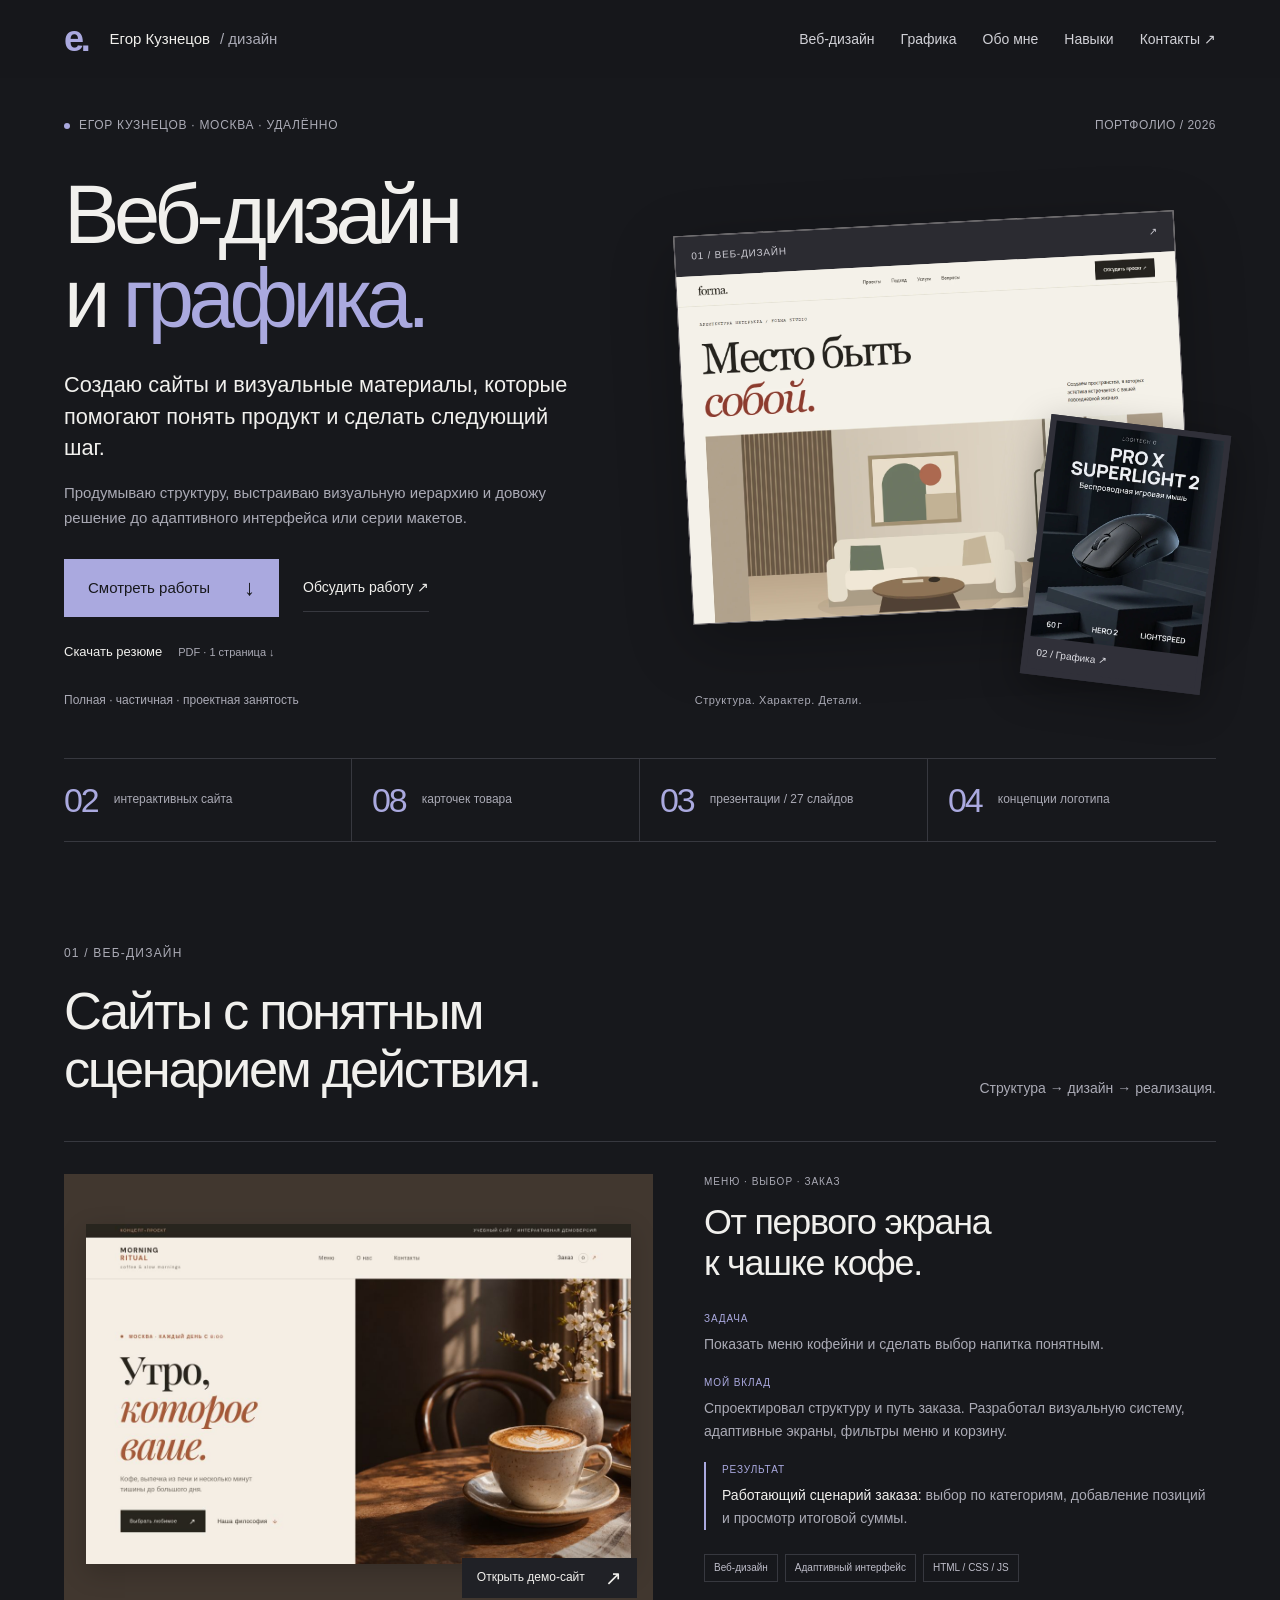
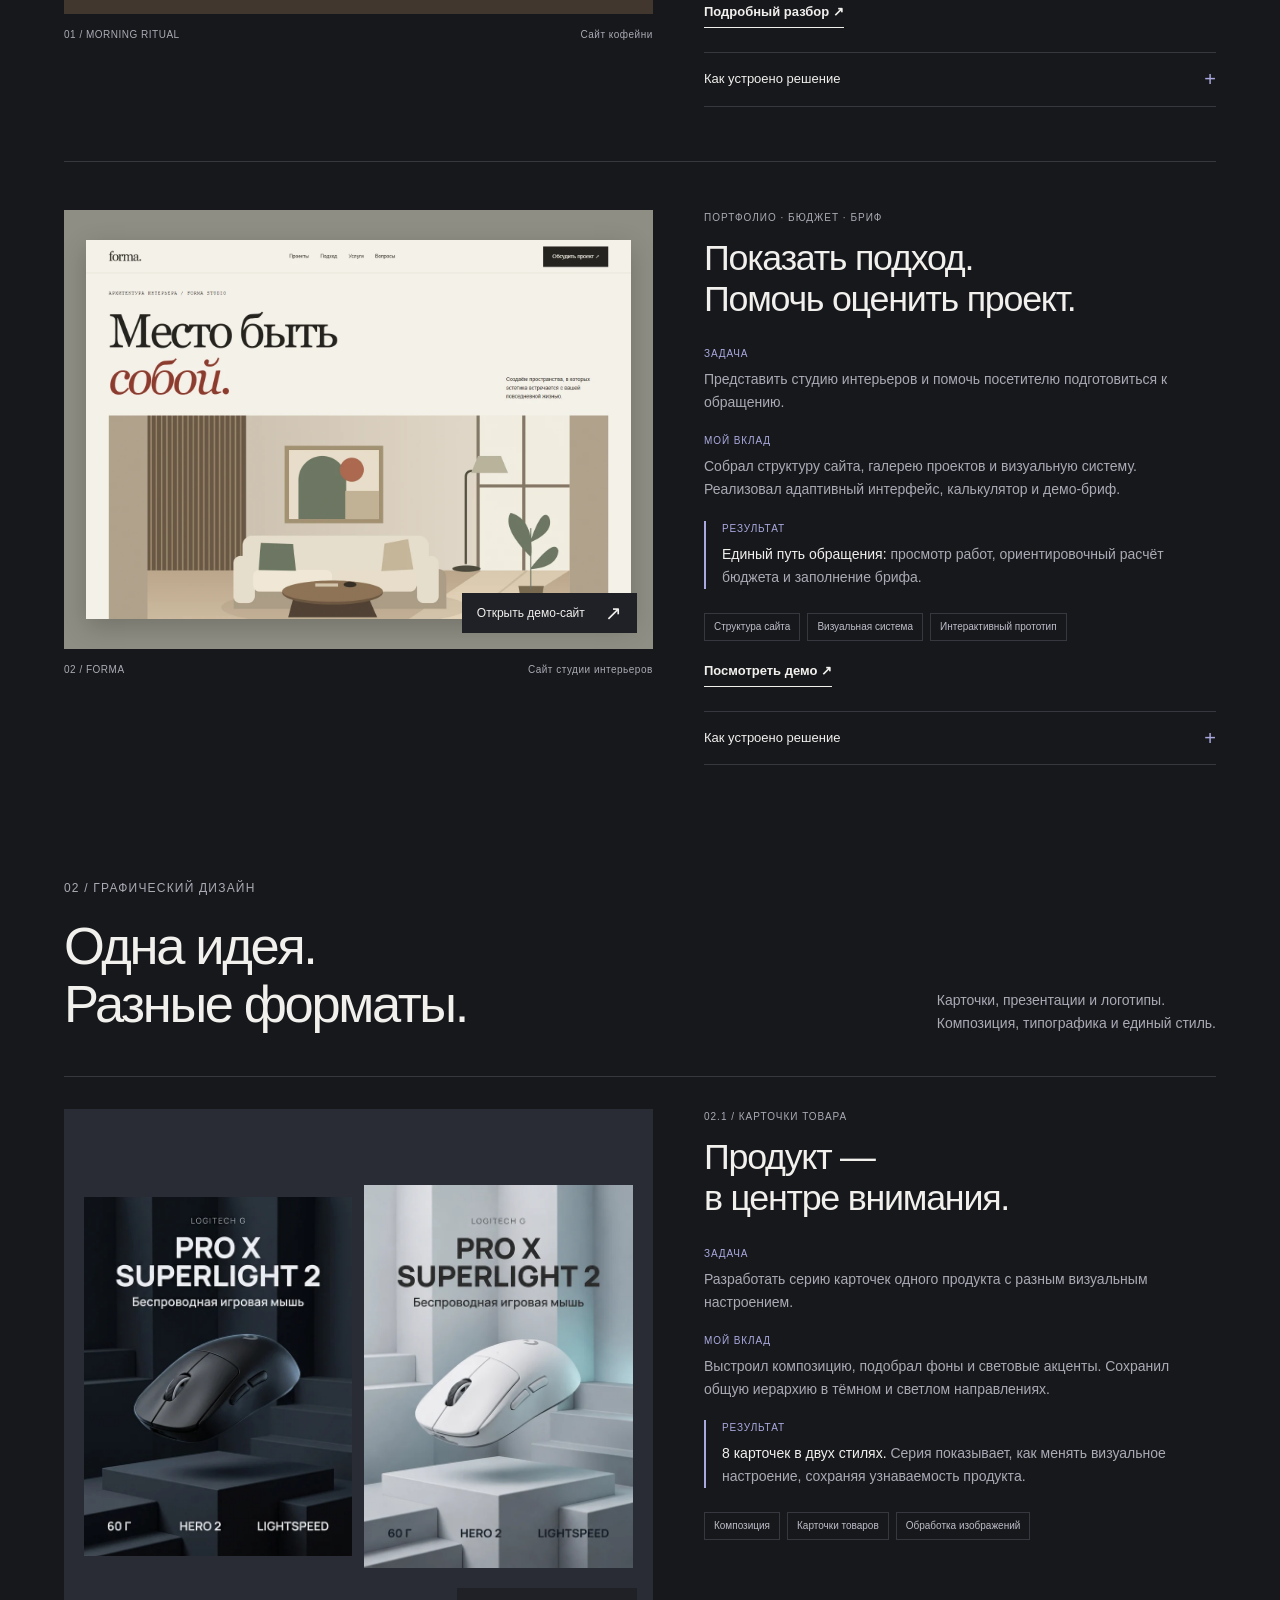
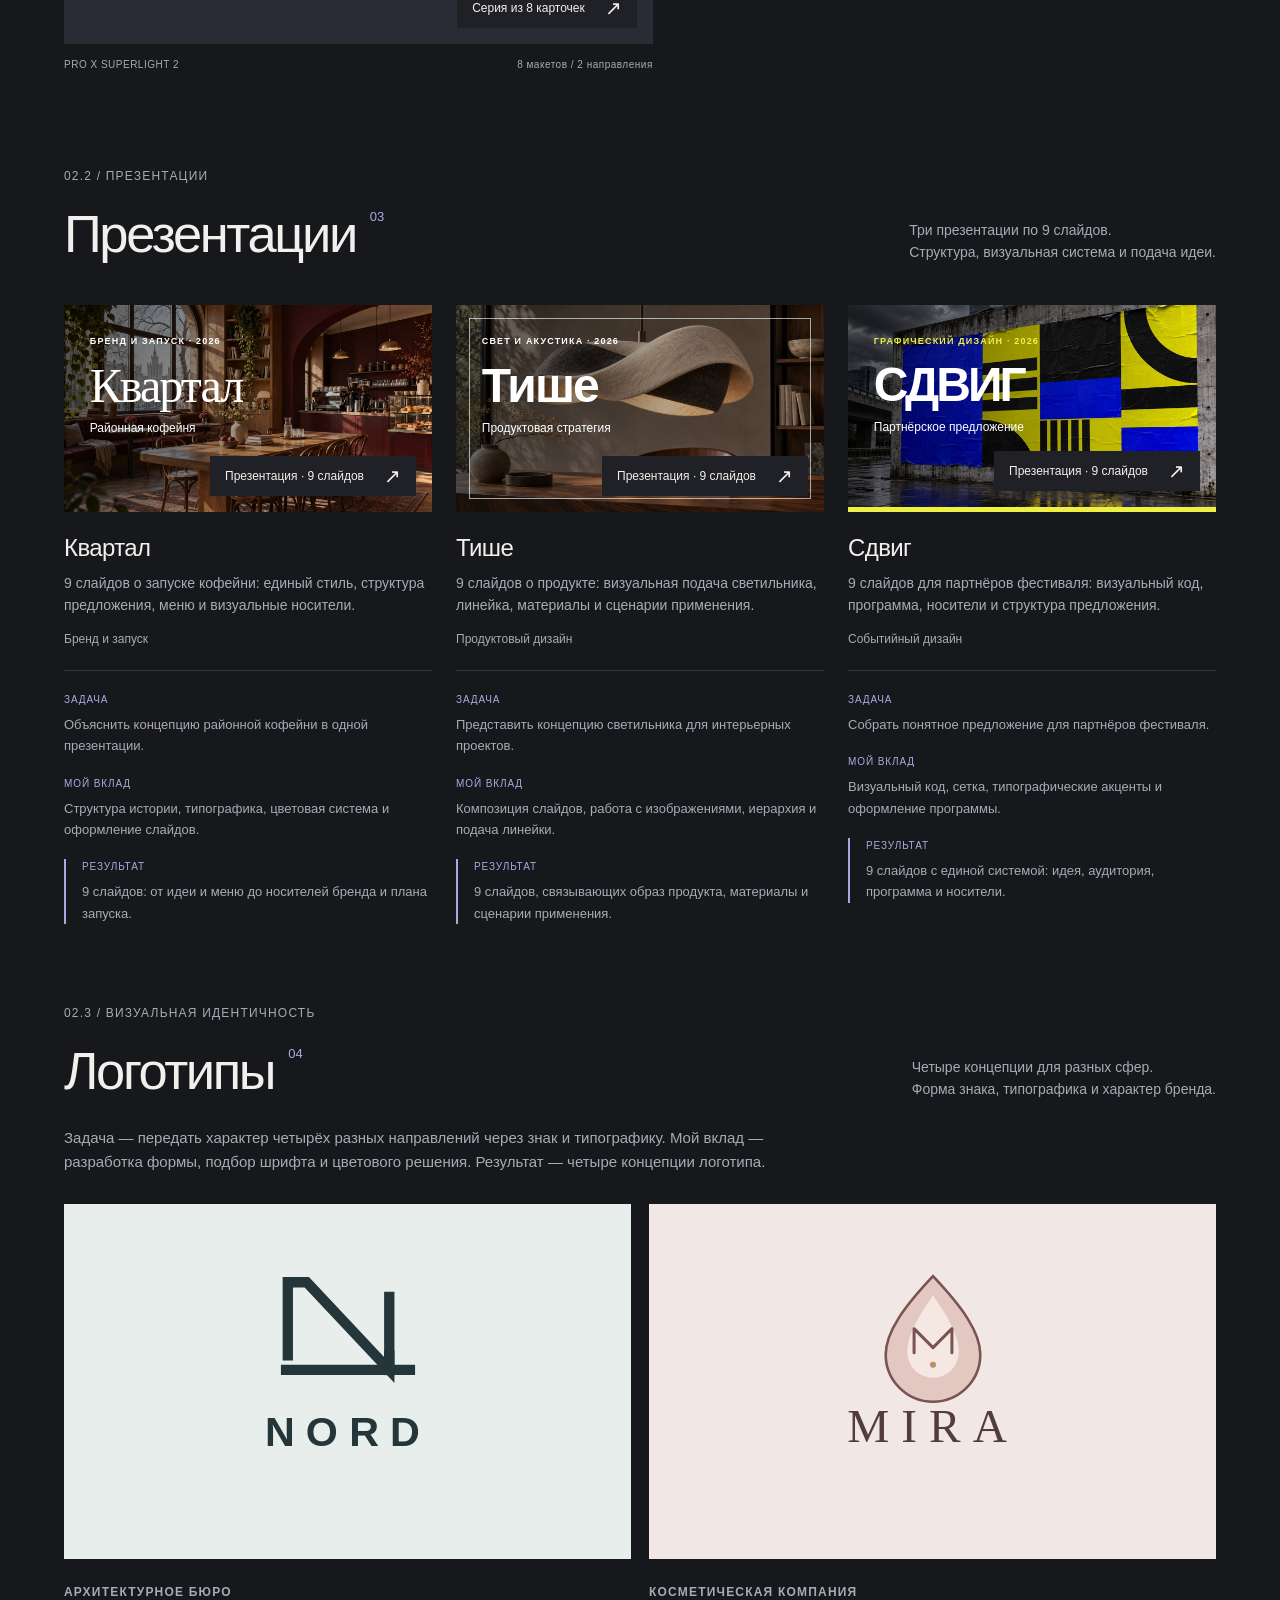
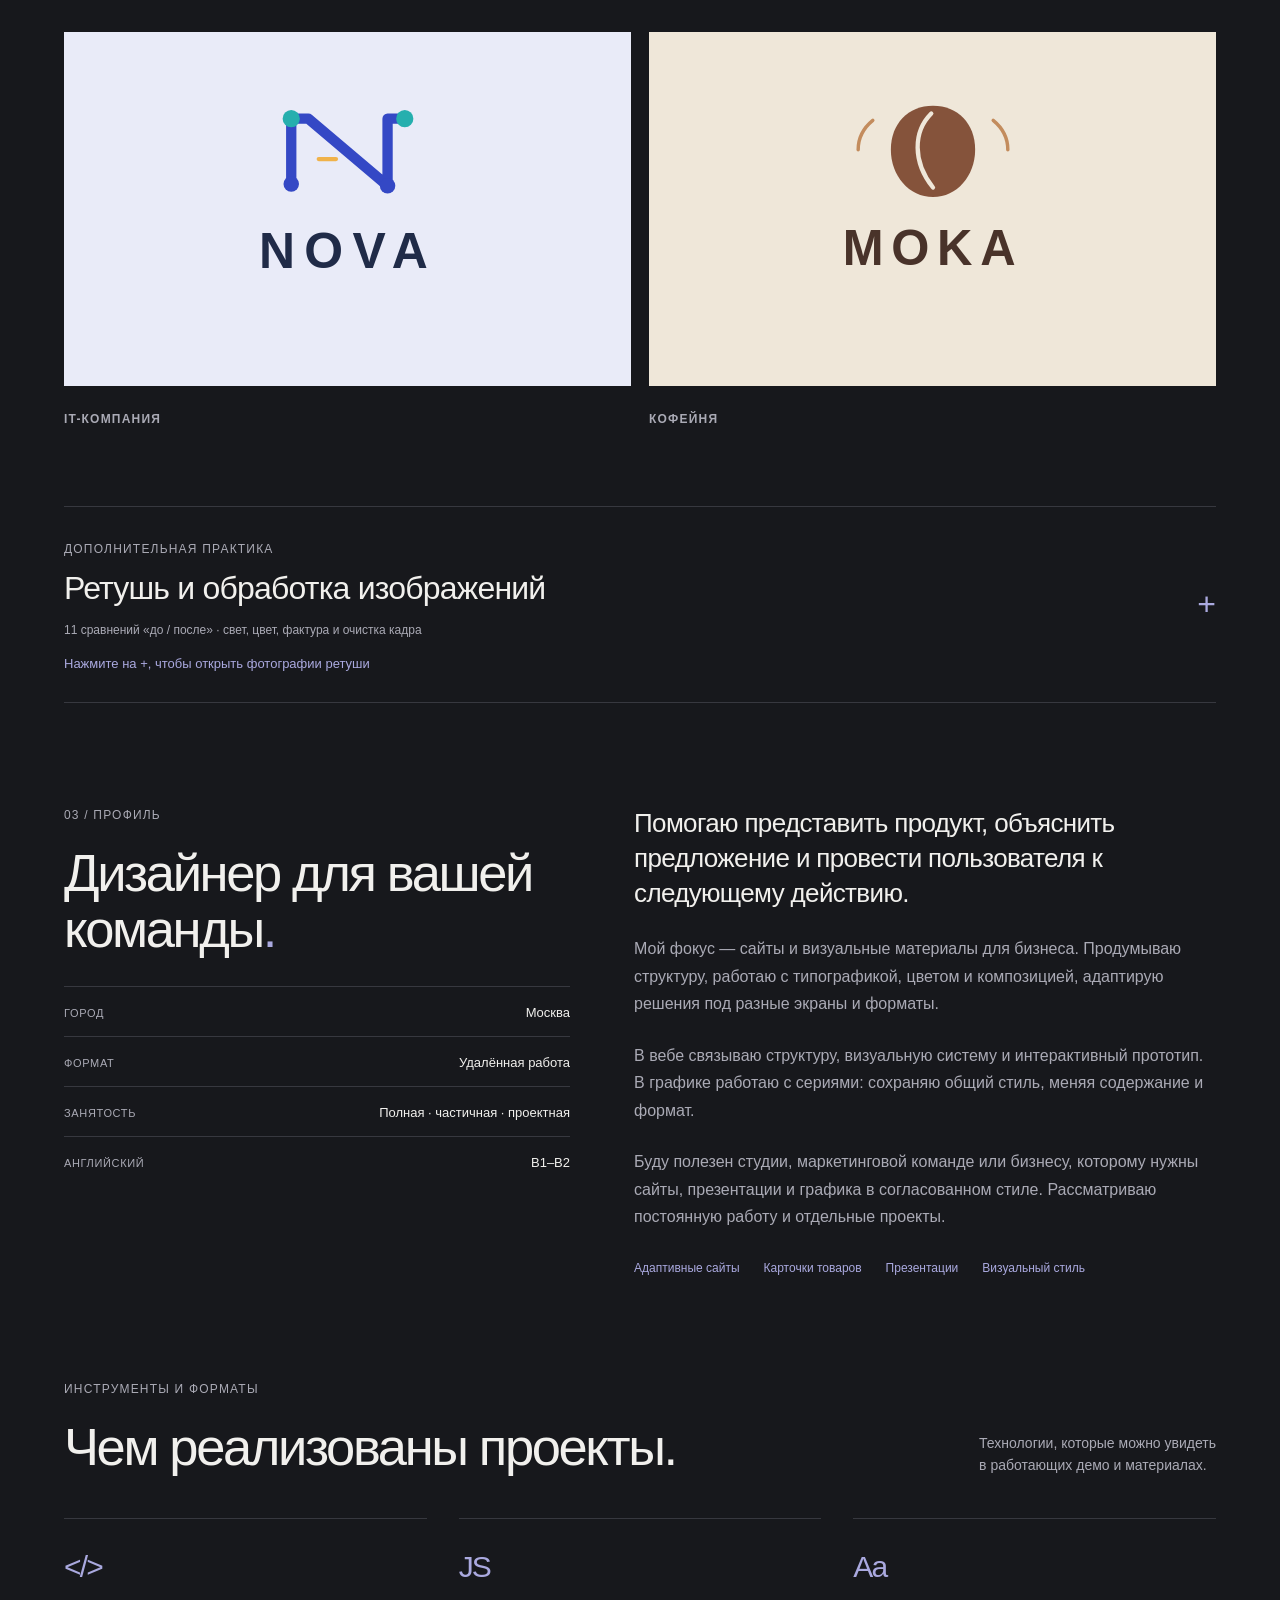
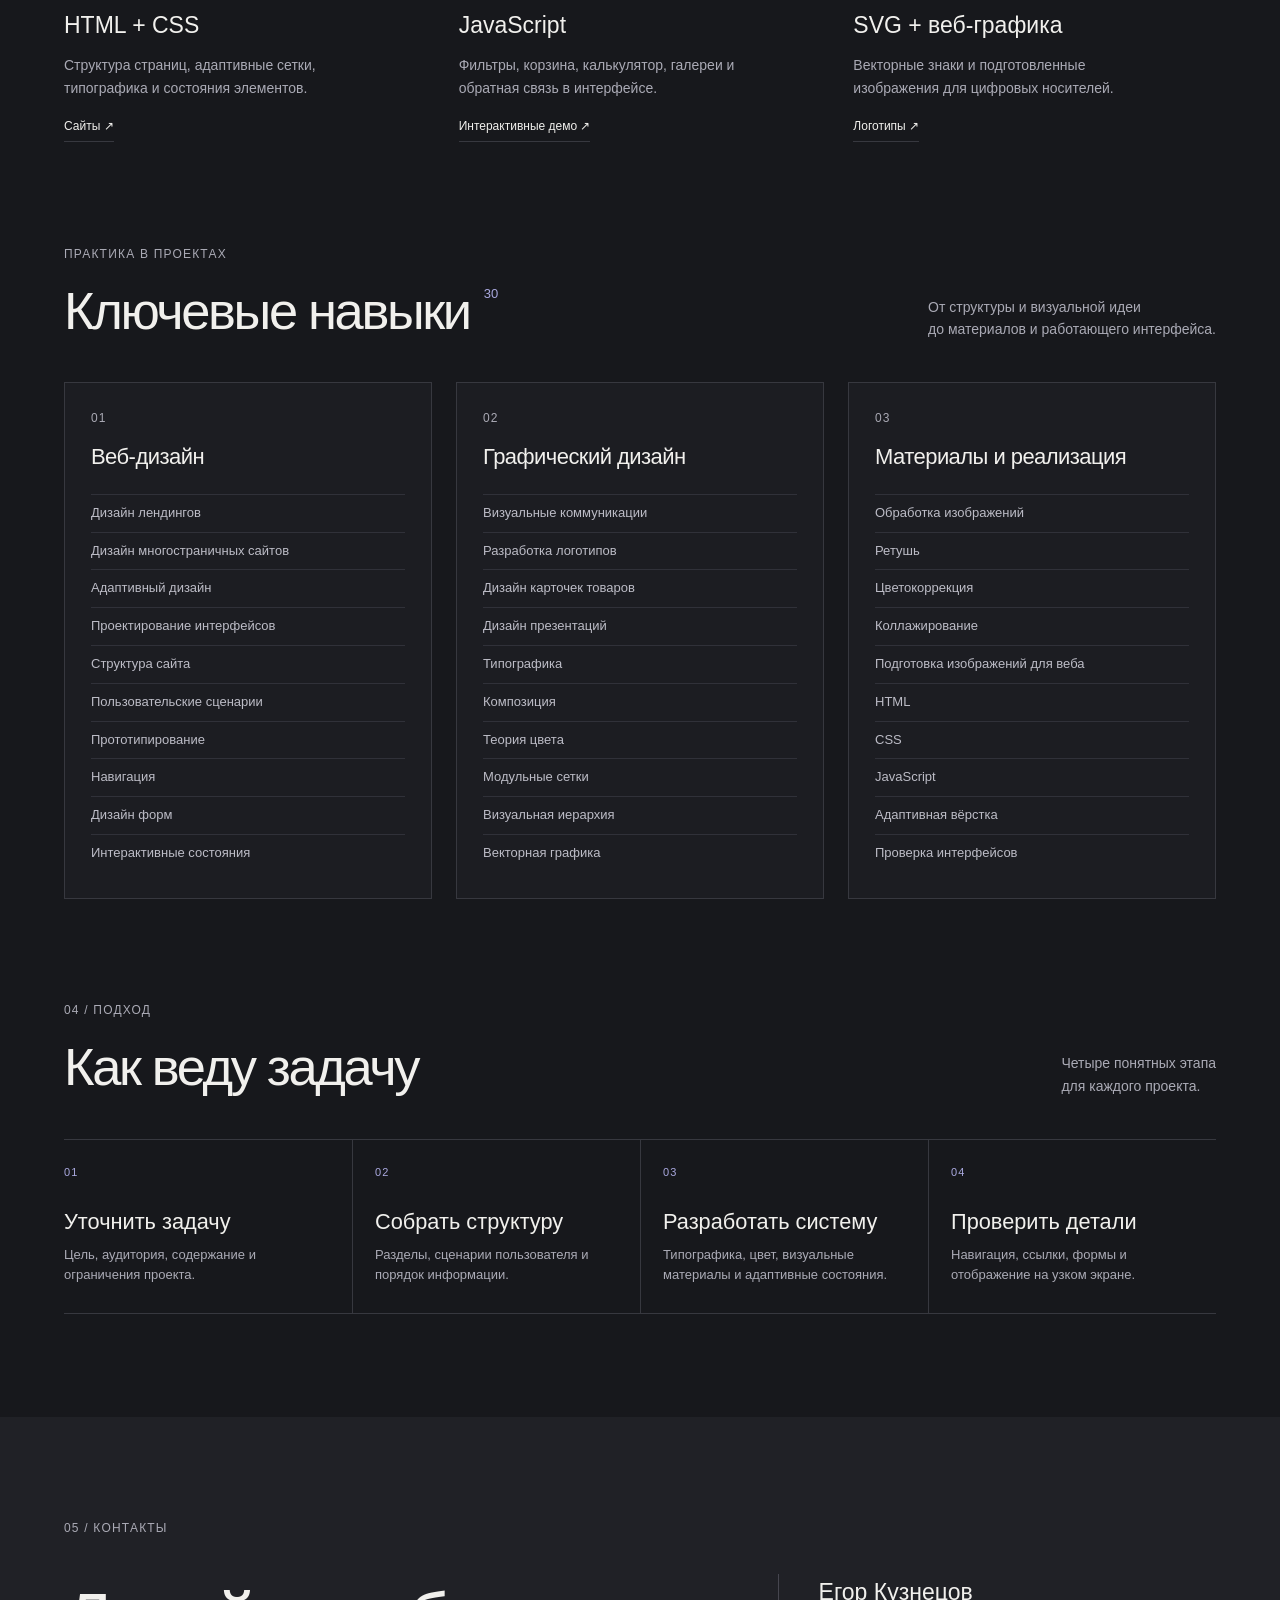
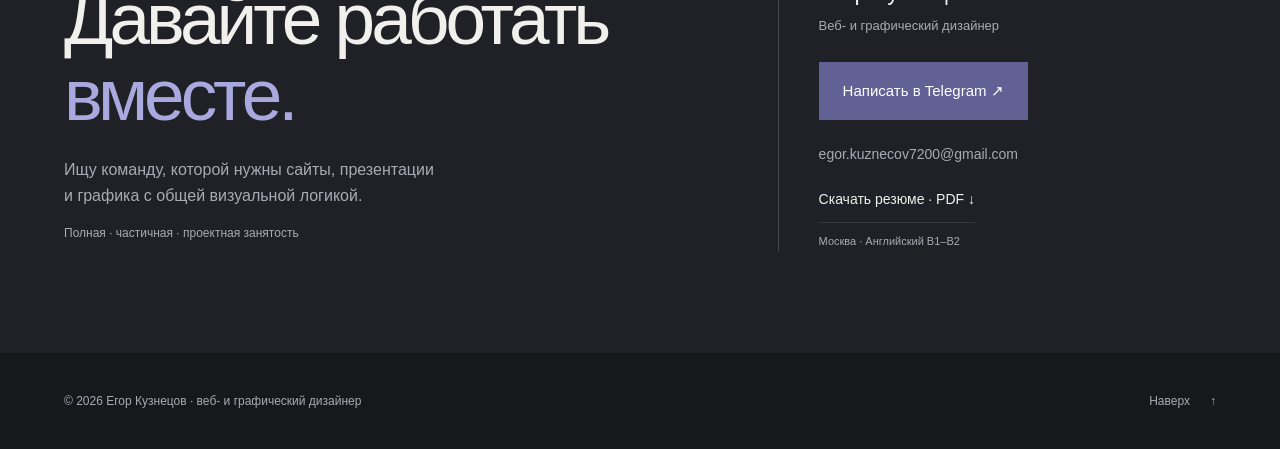
<file: index.html>
<!doctype html>
<html lang="ru">
<head>
  <meta charset="utf-8">
  <meta name="viewport" content="width=device-width, initial-scale=1">
  <meta name="theme-color" content="#17181c">
  <meta name="description" content="Егор Кузнецов — Веб- и графический дизайнер. Портфолио: интерактивные проекты сайтов, адаптивные интерфейсы, разборы решений и контакты для предложений о работе.">
  <title>Егор Кузнецов — Веб- и графический дизайнер · Портфолио</title>
  <link rel="stylesheet" href="css/styles.css?v=20261109">
  <script src="js/main.js?v=20261109c" defer></script>
  <link rel="stylesheet" href="css/portfolio.css?v=20261109c">
  <link rel="canonical" href="https://egor-kuznecov-design.github.io/egor-portfolio/">
</head>
<body class="portfolio-v2">
  <a class="skip-link" href="#main">Перейти к содержимому</a>
  <header class="header"><div class="container header-inner">
    <a class="brand" href="#top" aria-label="Егор Кузнецов — на первый экран"><span class="brand-mark" aria-hidden="true">е.</span> Егор Кузнецов <span class="brand-role">/ дизайн</span></a>
    <button class="menu-toggle" type="button" aria-expanded="false" aria-controls="navigation">Меню <span aria-hidden="true">+</span></button>
    <nav class="navigation" id="navigation" aria-label="Главная навигация"><a href="#work">Веб-дизайн</a><a href="#graphic">Графика</a><a href="#about">Обо мне</a><a href="#services">Навыки</a><a href="#contact">Контакты ↗</a></nav>
  </div></header>
  <main id="main">
    <section class="intro-section container" id="top" aria-labelledby="hero-title">
      <div class="intro-topline"><p class="eyebrow"><span class="dot" aria-hidden="true"></span> Егор Кузнецов · Москва · Удалённо</p><span class="small-label">Портфолио / <span data-year>2026</span></span></div>
      <div class="intro-grid"><div class="intro-copy"><h1 id="hero-title">Веб-дизайн<br>и <span class="accent">графика.</span></h1><p class="intro-summary">Создаю сайты и визуальные материалы, которые помогают понять продукт и&nbsp;сделать следующий шаг.</p><p class="intro-detail">Продумываю структуру, выстраиваю визуальную иерархию и довожу решение до адаптивного интерфейса или серии макетов.</p><div class="intro-actions"><a class="button" href="#work">Смотреть работы <span aria-hidden="true">↓</span></a><a class="text-link" href="https://t.me/Egor43211234" target="_blank" rel="noopener noreferrer">Обсудить работу ↗</a></div><a class="resume-link" href="assets/documents/egor-kuznecov-resume.pdf" download="Egor-Kuznecov-Resume.pdf">Скачать резюме <span>PDF · 1 страница ↓</span></a><p class="intro-employment">Полная · частичная · проектная занятость</p></div>
      <div class="intro-preview" aria-label="Избранные работы"><a class="preview-site" href="#work"><span class="preview-bar"><span>01 / Веб-дизайн</span><span aria-hidden="true">↗</span></span><img src="assets/images/forma-preview.webp" width="1440" height="1000" alt="Превью сайта FORMA — студия интерьеров" fetchpriority="high"></a><a class="preview-graphic" href="#product-cards"><img src="assets/images/mouse-1-preview.webp" width="560" height="750" alt="Карточка товара PRO X Superlight 2"><span>02 / Графика ↗</span></a><span class="preview-caption">Структура. Характер. Детали.</span></div></div>
      <nav class="evidence-strip" aria-label="Результаты проектов"><a href="#work"><strong>02</strong><span>интерактивных сайта</span></a><a href="#product-cards"><strong>08</strong><span>карточек товара</span></a><a href="#presentations"><strong>03</strong><span>презентации / 27 слайдов</span></a><a href="#identity"><strong>04</strong><span>концепции логотипа</span></a></nav>
    </section>
    <section class="section container web-work" id="work" aria-labelledby="work-title">
      <div class="section-heading"><div><p class="eyebrow">01 / Веб-дизайн</p><h2 id="work-title">Сайты с понятным<br>сценарием действия.</h2></div><p class="section-note">Структура → дизайн → реализация.</p></div>
      <article class="feature-case" data-reveal><div class="case-visual"><a class="project-art site-preview-art morning-art" href="https://morning-ritual-coffee.halebook130.chatgpt.site" target="_blank" rel="noopener noreferrer" aria-label="Открыть демо-сайт MORNING RITUAL — кофейня, в новой вкладке">
            <img src="assets/images/morning-site.png" width="1200" height="750" loading="lazy" decoding="async" alt="Первый экран сайта MORNING RITUAL: навигация, предложение и кнопка выбора меню">
            <span class="view-label">Открыть демо-сайт <span aria-hidden="true">↗</span></span>
          </a><div class="visual-footer"><span>01 / MORNING RITUAL</span><span>Сайт кофейни</span></div></div><div class="case-story"><p class="eyebrow">Меню · выбор · заказ</p><h3>От первого экрана<br>к чашке кофе.</h3><dl class="case-facts"><div><dt>Задача</dt><dd>Показать меню кофейни и сделать выбор напитка понятным.</dd></div><div><dt>Мой вклад</dt><dd>Спроектировал структуру и путь заказа. Разработал визуальную систему, адаптивные экраны, фильтры меню и корзину.</dd></div><div class="case-outcome"><dt>Результат</dt><dd><strong>Работающий сценарий заказа:</strong> выбор по категориям, добавление позиций и просмотр итоговой суммы.</dd></div></dl><ul class="project-tags" aria-label="Навыки в проекте"><li>Веб-дизайн</li><li>Адаптивный интерфейс</li><li>HTML / CSS / JS</li></ul><a class="case-page-link" href="case-morning-ritual.html">Подробный разбор ↗</a><details class="design-breakdown" id="morning-decisions"><summary><span>Как устроено решение</span><span aria-hidden="true">+</span></summary><div class="breakdown-body"><p class="eyebrow">MORNING RITUAL / Схема решения</p><ol class="scenario-route"><li>Первый экран</li><li>Меню</li><li>Фильтр</li><li>Корзина</li></ol><div class="breakdown-grid"><div><h4>Структура и акценты</h4><p>Главное действие — переход к меню. Название, состав и цена находятся в одной карточке; категории помогают сократить список.</p><div class="palette" aria-label="Палитра схемы"><span><i style="--swatch:#f3f1ed"></i>Фон</span><span><i style="--swatch:#17181c"></i>Текст</span><span><i style="--swatch:#e1a66f"></i>Акцент</span></div></div><div><h4>Адаптация композиции</h4><div class="wireframes" aria-label="Схема двухколоночного экрана на компьютере и одноколоночного на телефоне"><div class="wireframe desktop-wire"><i class="wire-nav"></i><div class="wire-columns"><span><i></i><i></i><b></b></span><em></em></div><div class="wire-cards"><i></i><i></i><i></i></div></div><div class="wireframe mobile-wire"><i class="wire-nav"></i><div class="wire-columns"><span><i></i><i></i><b></b></span><em></em></div></div></div><p>На широком экране текст и изображение расположены рядом. На узком — последовательно, с сохранением приоритета основного действия.</p></div></div></div></details></div></article>
      <article class="feature-case" data-reveal><div class="case-visual"><a class="project-art site-preview-art forma-preview-art" href="https://forma-interiors-studio.halebook130.chatgpt.site" target="_blank" rel="noopener noreferrer" aria-label="Открыть демо-сайт FORMA — студия интерьеров, в новой вкладке">
            <img src="assets/images/forma-preview.webp" width="1440" height="1000" loading="lazy" decoding="async" alt="Первый экран сайта FORMA: навигация, крупный заголовок и иллюстрация интерьера">
            <span class="view-label">Открыть демо-сайт <span aria-hidden="true">↗</span></span>
          </a><div class="visual-footer"><span>02 / FORMA</span><span>Сайт студии интерьеров</span></div></div><div class="case-story"><p class="eyebrow">Портфолио · бюджет · бриф</p><h3>Показать подход.<br>Помочь оценить проект.</h3><dl class="case-facts"><div><dt>Задача</dt><dd>Представить студию интерьеров и помочь посетителю подготовиться к обращению.</dd></div><div><dt>Мой вклад</dt><dd>Собрал структуру сайта, галерею проектов и визуальную систему. Реализовал адаптивный интерфейс, калькулятор и демо-бриф.</dd></div><div class="case-outcome"><dt>Результат</dt><dd><strong>Единый путь обращения:</strong> просмотр работ, ориентировочный расчёт бюджета и заполнение брифа.</dd></div></dl><ul class="project-tags" aria-label="Навыки в проекте"><li>Структура сайта</li><li>Визуальная система</li><li>Интерактивный прототип</li></ul><a class="case-page-link" href="https://forma-interiors-studio.halebook130.chatgpt.site" target="_blank" rel="noopener noreferrer">Посмотреть демо ↗</a><details class="design-breakdown"><summary><span>Как устроено решение</span><span aria-hidden="true">+</span></summary><div class="breakdown-body"><p class="eyebrow">FORMA / Схема решения</p><ol class="scenario-route"><li>Знакомство</li><li>Галерея</li><li>Расчёт</li><li>Бриф</li></ol><div class="breakdown-grid"><div><h4>Структура и акценты</h4><p>Сначала посетитель оценивает визуальный стиль студии, затем знакомится с работами и переходит к оценке своего проекта.</p><div class="palette" aria-label="Палитра схемы"><span><i style="--swatch:#eeece4"></i>Фон</span><span><i style="--swatch:#292e28"></i>Текст</span><span><i style="--swatch:#9c5145"></i>Акцент</span></div></div><div><h4>Адаптация композиции</h4><div class="wireframes" aria-label="Схема двухколоночного экрана на компьютере и одноколоночного на телефоне"><div class="wireframe desktop-wire"><i class="wire-nav"></i><div class="wire-columns"><span><i></i><i></i><b></b></span><em></em></div><div class="wire-cards"><i></i><i></i><i></i></div></div><div class="wireframe mobile-wire"><i class="wire-nav"></i><div class="wire-columns"><span><i></i><i></i><b></b></span><em></em></div></div></div><p>Крупный заголовок задаёт иерархию. На телефоне композиция становится одноколоночной, чтобы сохранить размер текста и последовательность просмотра.</p></div></div></div></details></div></article>
    </section>
    <section class="section container graphic-work" id="graphic" aria-labelledby="graphic-title">
      <div class="section-heading"><div><p class="eyebrow">02 / Графический дизайн</p><h2 id="graphic-title">Одна идея.<br>Разные форматы.</h2></div><p class="section-note">Карточки, презентации и логотипы.<br>Композиция, типографика и единый стиль.</p></div>
      <article class="feature-case graphic-case" id="product-cards" data-reveal><div class="case-visual"><a class="project-art mouse-art" href="assets/images/mouse-1.jpg" data-gallery="mouse" data-title="PRO X Superlight 2" aria-label="Открыть серию PRO X Superlight 2 — 8 карточек" aria-haspopup="dialog">
            <img src="assets/images/mouse-1-preview.webp" width="560" height="750" loading="lazy" decoding="async" alt="Карточка чёрной игровой мыши PRO X Superlight 2 на тёмном геометрическом фоне">
            <img src="assets/images/mouse-3-preview.webp" width="560" height="800" loading="lazy" decoding="async" alt="Светлый вариант карточки той же мыши с белыми подиумами">
            <span class="view-label">Серия из 8 карточек <span aria-hidden="true">↗</span></span>
          </a><div class="visual-footer"><span>PRO X SUPERLIGHT 2</span><span>8 макетов / 2 направления</span></div></div><div class="case-story"><p class="eyebrow">02.1 / Карточки товара</p><h3>Продукт —<br>в центре внимания.</h3><dl class="case-facts"><div><dt>Задача</dt><dd>Разработать серию карточек одного продукта с разным визуальным настроением.</dd></div><div><dt>Мой вклад</dt><dd>Выстроил композицию, подобрал фоны и световые акценты. Сохранил общую иерархию в тёмном и светлом направлениях.</dd></div><div class="case-outcome"><dt>Результат</dt><dd><strong>8 карточек в двух стилях.</strong> Серия показывает, как менять визуальное настроение, сохраняя узнаваемость продукта.</dd></div></dl><ul class="project-tags" aria-label="Навыки в проекте"><li>Композиция</li><li>Карточки товаров</li><li>Обработка изображений</li></ul></div></article>
      <section class="presentations" id="presentations" aria-labelledby="presentations-title">
      <div class="section-heading" data-reveal><div><p class="eyebrow">02.2 / Презентации</p><h2 id="presentations-title">Презентации<span class="count">03</span></h2></div><p class="section-note">Три презентации по 9 слайдов.<br>Структура, визуальная система и подача идеи.</p></div>
      <div class="presentation-grid">
        <article class="project project-presentation" data-reveal>
          <a class="project-art presentation-art kvartal-art" href="assets/images/quartal-space.jpg" data-gallery="kvartal" data-title="Квартал — бренд и запуск кофейни" aria-label="Открыть презентацию «Квартал» — 9 слайдов" aria-haspopup="dialog">
            <img src="assets/images/quartal-space.jpg" width="800" height="450" loading="lazy" decoding="async" alt="Районная кофейня «Квартал»: тёплый интерьер и утренний свет">
            <span class="slide-cover-copy"><span>БРЕНД И ЗАПУСК · 2026</span><strong>Квартал</strong><small>Районная кофейня</small></span>
            <span class="view-label">Презентация · 9 слайдов <span aria-hidden="true">↗</span></span>
          </a>
          <div class="project-caption"><div><h3>Квартал</h3><p>9 слайдов о запуске кофейни: единый стиль, структура предложения, меню и визуальные носители.</p></div><span class="category">Бренд и запуск</span></div>
          <dl class="case-facts"><div><dt>Задача</dt><dd>Объяснить концепцию районной кофейни в одной презентации.</dd></div><div><dt>Мой вклад</dt><dd>Структура истории, типографика, цветовая система и оформление слайдов.</dd></div><div class="case-outcome"><dt>Результат</dt><dd>9 слайдов: от идеи и меню до носителей бренда и плана запуска.</dd></div></dl>
        </article>
        <article class="project project-presentation" data-reveal>
          <a class="project-art presentation-art tishe-art" href="assets/images/tishe-product.jpg" data-gallery="tishe" data-title="Тише — стратегия продукта акустического света" aria-label="Открыть презентацию «Тише» — 9 слайдов" aria-haspopup="dialog">
            <img src="assets/images/tishe-product.jpg" width="800" height="450" loading="lazy" decoding="async" alt="Акустический светильник «Тише» в спокойном современном интерьере">
            <span class="slide-cover-copy"><span>СВЕТ И АКУСТИКА · 2026</span><strong>Тише</strong><small>Продуктовая стратегия</small></span>
            <span class="view-label">Презентация · 9 слайдов <span aria-hidden="true">↗</span></span>
          </a>
          <div class="project-caption"><div><h3>Тише</h3><p>9 слайдов о продукте: визуальная подача светильника, линейка, материалы и сценарии применения.</p></div><span class="category">Продуктовый дизайн</span></div>
          <dl class="case-facts"><div><dt>Задача</dt><dd>Представить концепцию светильника для интерьерных проектов.</dd></div><div><dt>Мой вклад</dt><dd>Композиция слайдов, работа с изображениями, иерархия и подача линейки.</dd></div><div class="case-outcome"><dt>Результат</dt><dd>9 слайдов, связывающих образ продукта, материалы и сценарии применения.</dd></div></dl>
        </article>
        <article class="project project-presentation" data-reveal>
          <a class="project-art presentation-art sdvig-art" href="assets/images/sdvig-campaign.jpg" data-gallery="sdvig" data-title="Сдвиг — фестиваль графического дизайна" aria-label="Открыть презентацию «Сдвиг» — 9 слайдов" aria-haspopup="dialog">
            <img src="assets/images/sdvig-campaign.jpg" width="800" height="450" loading="lazy" decoding="async" alt="Визуальная кампания фестиваля «Сдвиг»: синие и жёлтые постеры в городе">
            <span class="slide-cover-copy"><span>ГРАФИЧЕСКИЙ ДИЗАЙН · 2026</span><strong>Сдвиг</strong><small>Партнёрское предложение</small></span>
            <span class="view-label">Презентация · 9 слайдов <span aria-hidden="true">↗</span></span>
          </a>
          <div class="project-caption"><div><h3>Сдвиг</h3><p>9 слайдов для партнёров фестиваля: визуальный код, программа, носители и структура предложения.</p></div><span class="category">Событийный дизайн</span></div>
          <dl class="case-facts"><div><dt>Задача</dt><dd>Собрать понятное предложение для партнёров фестиваля.</dd></div><div><dt>Мой вклад</dt><dd>Визуальный код, сетка, типографические акценты и оформление программы.</dd></div><div class="case-outcome"><dt>Результат</dt><dd>9 слайдов с единой системой: идея, аудитория, программа и носители.</dd></div></dl>
        </article>
      </div>
    </section>
      <section class="identity" id="identity" aria-labelledby="identity-title">
      <div class="section-heading" data-reveal>
        <div><p class="eyebrow">02.3 / Визуальная идентичность</p><h2 id="identity-title">Логотипы<span class="count">04</span></h2></div><p class="section-note">Четыре концепции для разных сфер.<br>Форма знака, типографика и характер бренда.</p>
      </div>
      <p class="section-intro">Задача — передать характер четырёх разных направлений через знак и типографику. Мой вклад — разработка формы, подбор шрифта и цветового решения. Результат — четыре концепции логотипа.</p><div class="identity-grid">
        <figure class="logo-card" data-reveal><div class="identity-logo identity-nord"><img src="assets/images/logos/nord.svg" width="500" height="300" loading="lazy" decoding="async" alt="Логотип NORD"></div><figcaption class="identity-caption">Архитектурное бюро</figcaption></figure>
        <figure class="logo-card" data-reveal><div class="identity-logo identity-mira"><img src="assets/images/logos/mira.svg" width="500" height="300" loading="lazy" decoding="async" alt="Логотип MIRA"></div><figcaption class="identity-caption">Косметическая компания</figcaption></figure>
        <figure class="logo-card" data-reveal><div class="identity-logo identity-nova"><img src="assets/images/logos/nova.svg" width="500" height="300" loading="lazy" decoding="async" alt="Логотип NOVA"></div><figcaption class="identity-caption">IT-компания</figcaption></figure>
        <figure class="logo-card" data-reveal><div class="identity-logo identity-moka"><img src="assets/images/logos/moka.svg" width="500" height="300" loading="lazy" decoding="async" alt="Логотип MOKA"></div><figcaption class="identity-caption">Кофейня</figcaption></figure>
      </div>
    </section>
      <details class="extra-work" id="retouch"><summary><span><span class="eyebrow">Дополнительная практика</span><strong>Ретушь и обработка изображений</strong><small>11 сравнений «до / после» · свет, цвет, фактура и очистка кадра</small><span class="retouch-open-hint">Нажмите на +, чтобы открыть фотографии ретуши</span></span><span class="extra-toggle" aria-hidden="true">+</span></summary><div class="extra-content">
      <div class="retouch-grid">
        <article class="retouch-case retouch-product" data-reveal>
          <div class="retouch-pair">
            <figure class="retouch-frame"><img src="assets/images/retouch/product-before.jpg" width="1400" height="933" loading="lazy" decoding="async" alt="До ретуши: провод рядом с косметическим флаконом"><figcaption>До</figcaption></figure>
            <figure class="retouch-frame"><img src="assets/images/retouch/product-after.jpg" width="1400" height="933" loading="lazy" decoding="async" alt="После ретуши: провод удалён, стекло очищено"><figcaption>После</figcaption></figure>
          </div>
          <div class="retouch-copy"><h3>Предметная ретушь</h3><p>Удалён провод, очищено стекло; фактура флакона и освещение сохранены.</p></div>
        </article>
        <article class="retouch-case retouch-portrait" data-reveal>
          <div class="retouch-pair">
            <figure class="retouch-frame"><img src="assets/images/retouch/portrait-before.jpg" width="1024" height="1536" loading="lazy" decoding="async" alt="До ретуши: портрет с естественной текстурой кожи и небольшими несовершенствами"><figcaption>До</figcaption></figure>
            <figure class="retouch-frame"><img src="assets/images/retouch/portrait-after.jpg" width="1024" height="1536" loading="lazy" decoding="async" alt="После ретуши: тон кожи выровнен, текстура сохранена"><figcaption>После</figcaption></figure>
          </div>
          <div class="retouch-copy"><h3>Портретная ретушь</h3><p>Смягчены мелкие несовершенства и тени под глазами без эффекта пластиковой кожи.</p></div>
        </article>
        <article class="retouch-case retouch-interior" data-reveal>
          <div class="retouch-pair">
            <figure class="retouch-frame"><img src="assets/images/retouch/interior-before.jpg" width="1400" height="788" loading="lazy" decoding="async" alt="До обработки: красное ведро в интерьере кофейни"><figcaption>До</figcaption></figure>
            <figure class="retouch-frame"><img src="assets/images/retouch/interior-after.jpg" width="1400" height="788" loading="lazy" decoding="async" alt="После обработки: ведро удалено, цвет интерьера скорректирован"><figcaption>После</figcaption></figure>
          </div>
          <div class="retouch-copy"><h3>Удаление объекта и цвет</h3><p>Убрано ведро, скорректирован баланс белого, геометрия помещения сохранена.</p></div>
        </article>
        <article class="retouch-case retouch-portrait" data-reveal>
          <div class="retouch-pair">
            <figure class="retouch-frame"><img src="assets/images/retouch/beauty-before.jpg" width="733" height="1100" loading="lazy" decoding="async" alt="До ретуши: портрет взрослой женщины с естественной текстурой кожи и лёгкими покраснениями"><figcaption>До</figcaption></figure>
            <figure class="retouch-frame"><img src="assets/images/retouch/beauty-after.jpg" width="733" height="1100" loading="lazy" decoding="async" alt="После ретуши: выровнен тон кожи и приглажены отдельные выбившиеся волосы"><figcaption>После</figcaption></figure>
          </div>
          <div class="retouch-copy"><h3>Естественная портретная ретушь</h3><p>Выровнен тон, смягчены небольшие покраснения и приглажены отдельные выбившиеся волосы; текстура кожи сохранена.</p></div>
        </article>
        <article class="retouch-case " data-reveal>
          <div class="retouch-pair">
            <figure class="retouch-frame"><img src="assets/images/retouch/street-before.jpg" width="1100" height="825" loading="lazy" decoding="async" alt="До обработки: прохожий и небольшой мусор на фоне уличного портрета взрослого мужчины"><figcaption>До</figcaption></figure>
            <figure class="retouch-frame"><img src="assets/images/retouch/street-after.jpg" width="1100" height="825" loading="lazy" decoding="async" alt="После обработки: фон очищен от прохожего и мусора, свет сбалансирован"><figcaption>После</figcaption></figure>
          </div>
          <div class="retouch-copy"><h3>Уличный портрет</h3><p>Удалены прохожий и мусор на заднем плане, мягко выровнен свет; черты лица не менялись.</p></div>
        </article>
        <article class="retouch-case retouch-landscape" data-reveal>
          <div class="retouch-pair">
            <figure class="retouch-frame"><img src="assets/images/retouch/alpine-before.jpg" width="1100" height="619" loading="lazy" decoding="async" alt="До ретуши: провод в небе и красная урна у горного озера"><figcaption>До</figcaption></figure>
            <figure class="retouch-frame"><img src="assets/images/retouch/alpine-after.jpg" width="1100" height="619" loading="lazy" decoding="async" alt="После ретуши: провод и урна удалены, горный пейзаж сохранён"><figcaption>После</figcaption></figure>
          </div>
          <div class="retouch-copy"><h3>Пейзаж: удаление объектов</h3><p>Убраны провод и урна; горы, линия берега и отражения сохранены.</p></div>
        </article>
      </div>
      <details class="retouch-more">
        <summary><span class="retouch-show">Показать ещё пять примеров ретуши</span><span class="retouch-hide">Свернуть дополнительные примеры</span><span class="retouch-arrow" aria-hidden="true">↓</span></summary>
        <div class="retouch-grid">
        <article class="retouch-case retouch-landscape" data-reveal>
          <div class="retouch-pair">
            <figure class="retouch-frame"><img src="assets/images/retouch/coast-before.jpg" width="1100" height="619" loading="lazy" decoding="async" alt="До цветокоррекции: прохладный малоконтрастный морской пейзаж"><figcaption>До</figcaption></figure>
            <figure class="retouch-frame"><img src="assets/images/retouch/coast-after.jpg" width="1100" height="619" loading="lazy" decoding="async" alt="После цветокоррекции: усилены натуральные оттенки моря и скал"><figcaption>После</figcaption></figure>
          </div>
          <div class="retouch-copy"><h3>Цветокоррекция пейзажа</h3><p>Добавлены глубина и контраст, оттенки моря и зелени стали выразительнее без смены погоды.</p></div>
        </article>
        <article class="retouch-case " data-reveal>
          <div class="retouch-pair">
            <figure class="retouch-frame"><img src="assets/images/retouch/food-before.jpg" width="1100" height="825" loading="lazy" decoding="async" alt="До ретуши: паста на тарелке с крошками и небольшим следом соуса"><figcaption>До</figcaption></figure>
            <figure class="retouch-frame"><img src="assets/images/retouch/food-after.jpg" width="1100" height="825" loading="lazy" decoding="async" alt="После ретуши: край тарелки очищен, цвет блюда и баланс белого скорректированы"><figcaption>После</figcaption></figure>
          </div>
          <div class="retouch-copy"><h3>Фуд-фотография</h3><p>Очищен край тарелки, выровнен баланс белого, подчеркнуты натуральные оттенки блюда.</p></div>
        </article>
        <article class="retouch-case " data-reveal>
          <div class="retouch-pair">
            <figure class="retouch-frame"><img src="assets/images/retouch/handbag-before.jpg" width="1100" height="825" loading="lazy" decoding="async" alt="До ретуши: кожаная сумка с подвешенной ценовой биркой"><figcaption>До</figcaption></figure>
            <figure class="retouch-frame"><img src="assets/images/retouch/handbag-after.jpg" width="1100" height="825" loading="lazy" decoding="async" alt="После ретуши: бирка удалена, фактура кожи и швы сохранены"><figcaption>После</figcaption></figure>
          </div>
          <div class="retouch-copy"><h3>Предметная ретушь аксессуара</h3><p>Удалены бирка и пыль с подиума; фактура кожи, форма и швы сумки сохранены.</p></div>
        </article>
        <article class="retouch-case " data-reveal>
          <div class="retouch-pair">
            <figure class="retouch-frame"><img src="assets/images/retouch/architecture-before.jpg" width="1100" height="825" loading="lazy" decoding="async" alt="До обработки: конус и мусорный мешок перед кирпичным фасадом"><figcaption>До</figcaption></figure>
            <figure class="retouch-frame"><img src="assets/images/retouch/architecture-after.jpg" width="1100" height="825" loading="lazy" decoding="async" alt="После обработки: фасад очищен, перспектива слегка скорректирована"><figcaption>После</figcaption></figure>
          </div>
          <div class="retouch-copy"><h3>Архитектурная съёмка</h3><p>Удалены конус и мешок у фасада, слегка выправлена перспектива, детали кирпича сохранены.</p></div>
        </article>
        <article class="retouch-case " data-reveal>
          <div class="retouch-pair">
            <figure class="retouch-frame"><img src="assets/images/retouch/dog-before.jpg" width="1100" height="825" loading="lazy" decoding="async" alt="До ретуши: золотистый ретривер с поводком на переднем плане"><figcaption>До</figcaption></figure>
            <figure class="retouch-frame"><img src="assets/images/retouch/dog-after.jpg" width="1100" height="825" loading="lazy" decoding="async" alt="После ретуши: поводок удалён, фактура шерсти и детали глаз подчёркнуты"><figcaption>После</figcaption></figure>
          </div>
          <div class="retouch-copy"><h3>Портрет питомца</h3><p>Убраны поводок и лишние травинки; текстура шерсти проявлена без изменения внешности собаки.</p></div>
        </article>
      </div>
      </details>
    </div></details>
    </section>
    <section class="section container about" id="about" aria-labelledby="about-title" data-reveal>
      <div class="about-profile">
        <p class="eyebrow">03 / Профиль</p>
        <h2 id="about-title">Дизайнер для вашей команды<span class="accent">.</span></h2>
        <dl class="profile-facts">
          <div><dt>Город</dt><dd>Москва</dd></div>
          <div><dt>Формат</dt><dd>Удалённая работа</dd></div>
          <div><dt>Занятость</dt><dd>Полная · частичная · проектная</dd></div>
          <div><dt>Английский</dt><dd>B1–B2</dd></div>
        </dl>
      </div>
      <div class="about-content">
        <p class="about-lead">Помогаю представить продукт, объяснить предложение и провести пользователя к следующему действию.</p>
        <p>Мой фокус — сайты и визуальные материалы для бизнеса. Продумываю структуру, работаю с типографикой, цветом и композицией, адаптирую решения под разные экраны и форматы.</p>
        <p>В вебе связываю структуру, визуальную систему и интерактивный прототип. В графике работаю с сериями: сохраняю общий стиль, меняя содержание и формат.</p>
        <p>Буду полезен студии, маркетинговой команде или бизнесу, которому нужны сайты, презентации и графика в согласованном стиле. Рассматриваю постоянную работу и отдельные проекты.</p>
        <div class="principles" aria-label="Направления работы"><span>Адаптивные сайты</span><span>Карточки товаров</span><span>Презентации</span><span>Визуальный стиль</span></div>
      </div>
    </section>
    
<section class="section container toolbox" id="tools" aria-labelledby="tools-title"><div class="section-heading"><div><p class="eyebrow">Инструменты и форматы</p><h2 id="tools-title">Чем реализованы проекты.</h2></div><p class="section-note">Технологии, которые можно увидеть<br>в работающих демо и материалах.</p></div><div class="tool-grid"><article><span class="tool-symbol">&lt;/&gt;</span><h3>HTML + CSS</h3><p>Структура страниц, адаптивные сетки, типографика и состояния элементов.</p><a href="#work">Сайты ↗</a></article><article><span class="tool-symbol">JS</span><h3>JavaScript</h3><p>Фильтры, корзина, калькулятор, галереи и обратная связь в интерфейсе.</p><a href="#work">Интерактивные демо ↗</a></article><article><span class="tool-symbol">Aa</span><h3>SVG + веб-графика</h3><p>Векторные знаки и подготовленные изображения для цифровых носителей.</p><a href="#identity">Логотипы ↗</a></article></div></section>
<section class="section container" id="services" aria-labelledby="services-title"><div class="section-heading"><div><p class="eyebrow">Практика в проектах</p><h2 id="services-title">Ключевые навыки<span class="count">30</span></h2></div><p class="section-note">От структуры и визуальной идеи<br>до материалов и работающего интерфейса.</p></div><div class="skills-grid"><div class="skill-group"><p class="eyebrow">01</p><h3>Веб-дизайн</h3><ul><li>Дизайн лендингов</li><li>Дизайн многостраничных сайтов</li><li>Адаптивный дизайн</li><li>Проектирование интерфейсов</li><li>Структура сайта</li><li>Пользовательские сценарии</li><li>Прототипирование</li><li>Навигация</li><li>Дизайн форм</li><li>Интерактивные состояния</li></ul></div><div class="skill-group"><p class="eyebrow">02</p><h3>Графический дизайн</h3><ul><li>Визуальные коммуникации</li><li>Разработка логотипов</li><li>Дизайн карточек товаров</li><li>Дизайн презентаций</li><li>Типографика</li><li>Композиция</li><li>Теория цвета</li><li>Модульные сетки</li><li>Визуальная иерархия</li><li>Векторная графика</li></ul></div><div class="skill-group"><p class="eyebrow">03</p><h3>Материалы и реализация</h3><ul><li>Обработка изображений</li><li>Ретушь</li><li>Цветокоррекция</li><li>Коллажирование</li><li>Подготовка изображений для веба</li><li>HTML</li><li>CSS</li><li>JavaScript</li><li>Адаптивная вёрстка</li><li>Проверка интерфейсов</li></ul></div></div></section>
    <section class="section container process" id="process" aria-labelledby="process-title">
      <div class="section-heading" data-reveal><div><p class="eyebrow">04 / Подход</p><h2 id="process-title">Как веду задачу</h2></div><p class="section-note">Четыре понятных этапа<br>для каждого проекта.</p></div>
      <div class="process-grid">
        <article class="process-step" data-reveal><span>01</span><h3>Уточнить задачу</h3><p>Цель, аудитория, содержание и ограничения проекта.</p></article>
        <article class="process-step" data-reveal><span>02</span><h3>Собрать структуру</h3><p>Разделы, сценарии пользователя и порядок информации.</p></article>
        <article class="process-step" data-reveal><span>03</span><h3>Разработать систему</h3><p>Типографика, цвет, визуальные материалы и адаптивные состояния.</p></article>
        <article class="process-step" data-reveal><span>04</span><h3>Проверить детали</h3><p>Навигация, ссылки, формы и отображение на узком экране.</p></article>
      </div>
    </section>
    <section class="contact" id="contact" aria-labelledby="contact-title"><div class="container"><p class="eyebrow">05 / Контакты</p><div class="contact-layout"><div><h2 id="contact-title">Давайте работать<br><span class="accent">вместе.</span></h2><p class="contact-description">Ищу команду, которой нужны сайты, презентации<br>и графика с общей визуальной логикой.</p><p class="contact-format">Полная · частичная · проектная занятость</p></div><div class="contact-card"><p>Егор Кузнецов</p><span>Веб- и графический дизайнер</span><a class="button" href="https://t.me/Egor43211234" target="_blank" rel="noopener noreferrer">Написать в Telegram ↗</a><a class="contact-handle" href="mailto:egor.kuznecov7200@gmail.com">egor.kuznecov7200@gmail.com</a><a class="text-link" href="assets/documents/egor-kuznecov-resume.pdf" download="Egor-Kuznecov-Resume.pdf">Скачать резюме · PDF ↓</a><span class="contact-small">Москва · Английский B1–B2</span></div></div></div></section>
  </main>
  <footer class="footer container"><p>© <span data-year>2026</span> Егор Кузнецов · веб- и графический дизайнер</p><a href="#top">Наверх <span aria-hidden="true">↑</span></a></footer>

  <dialog class="viewer" id="viewer" aria-labelledby="viewer-title" aria-describedby="viewer-hint">
    <div class="viewer-shell">
      <div class="viewer-toolbar"><h2 id="viewer-title">Просмотр проекта</h2><div class="viewer-controls"><button id="previous-image" type="button" aria-label="Предыдущее изображение">←</button><span id="image-counter" role="status" aria-live="polite"></span><button id="next-image" type="button" aria-label="Следующее изображение">→</button><button id="close-viewer" type="button" aria-label="Закрыть просмотр" autofocus>×</button></div></div>
      <p class="viewer-hint" id="viewer-hint">Прокрутите, чтобы увидеть изображение целиком. Escape — закрыть.</p>
      <div class="viewer-image-wrap"><img id="viewer-image" alt=""><div class="viewer-slide" id="viewer-slide" hidden aria-live="polite"></div></div>
    </div>
  </dialog>
</body>
</html>
</file>
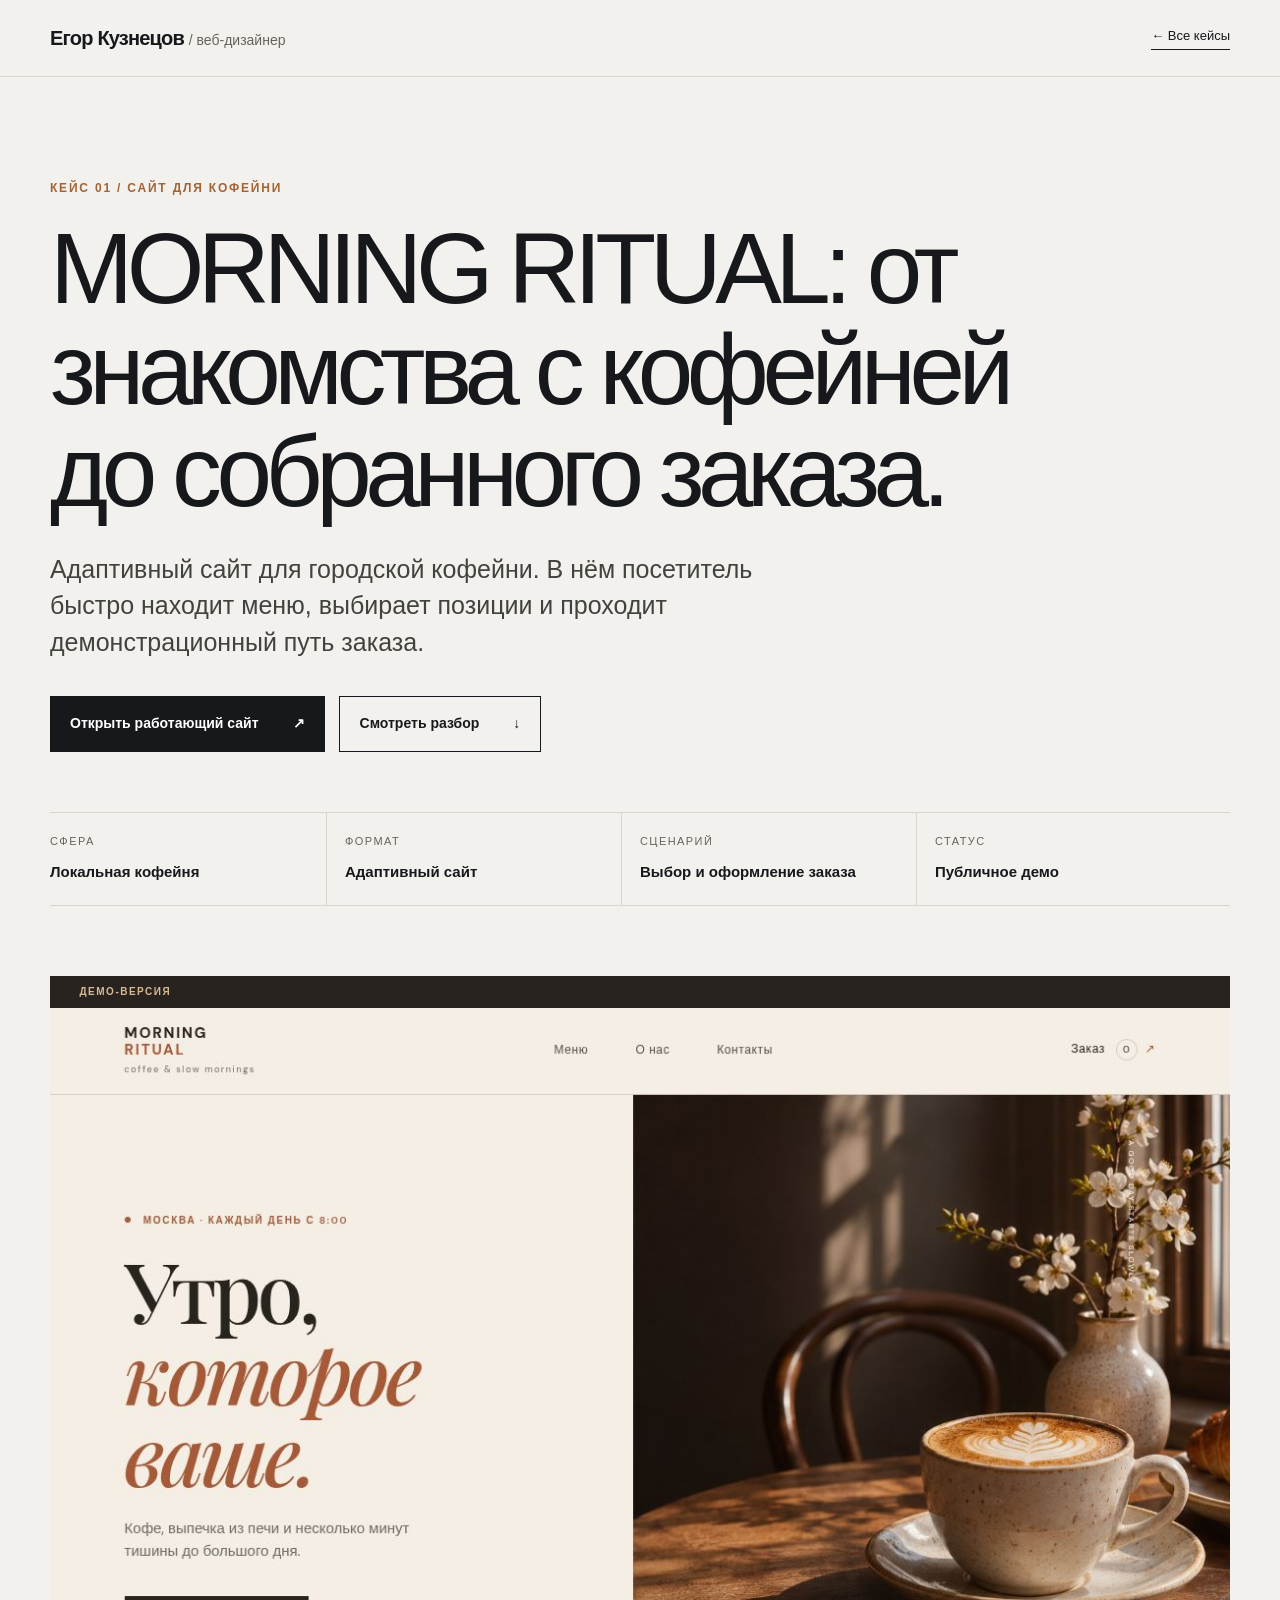
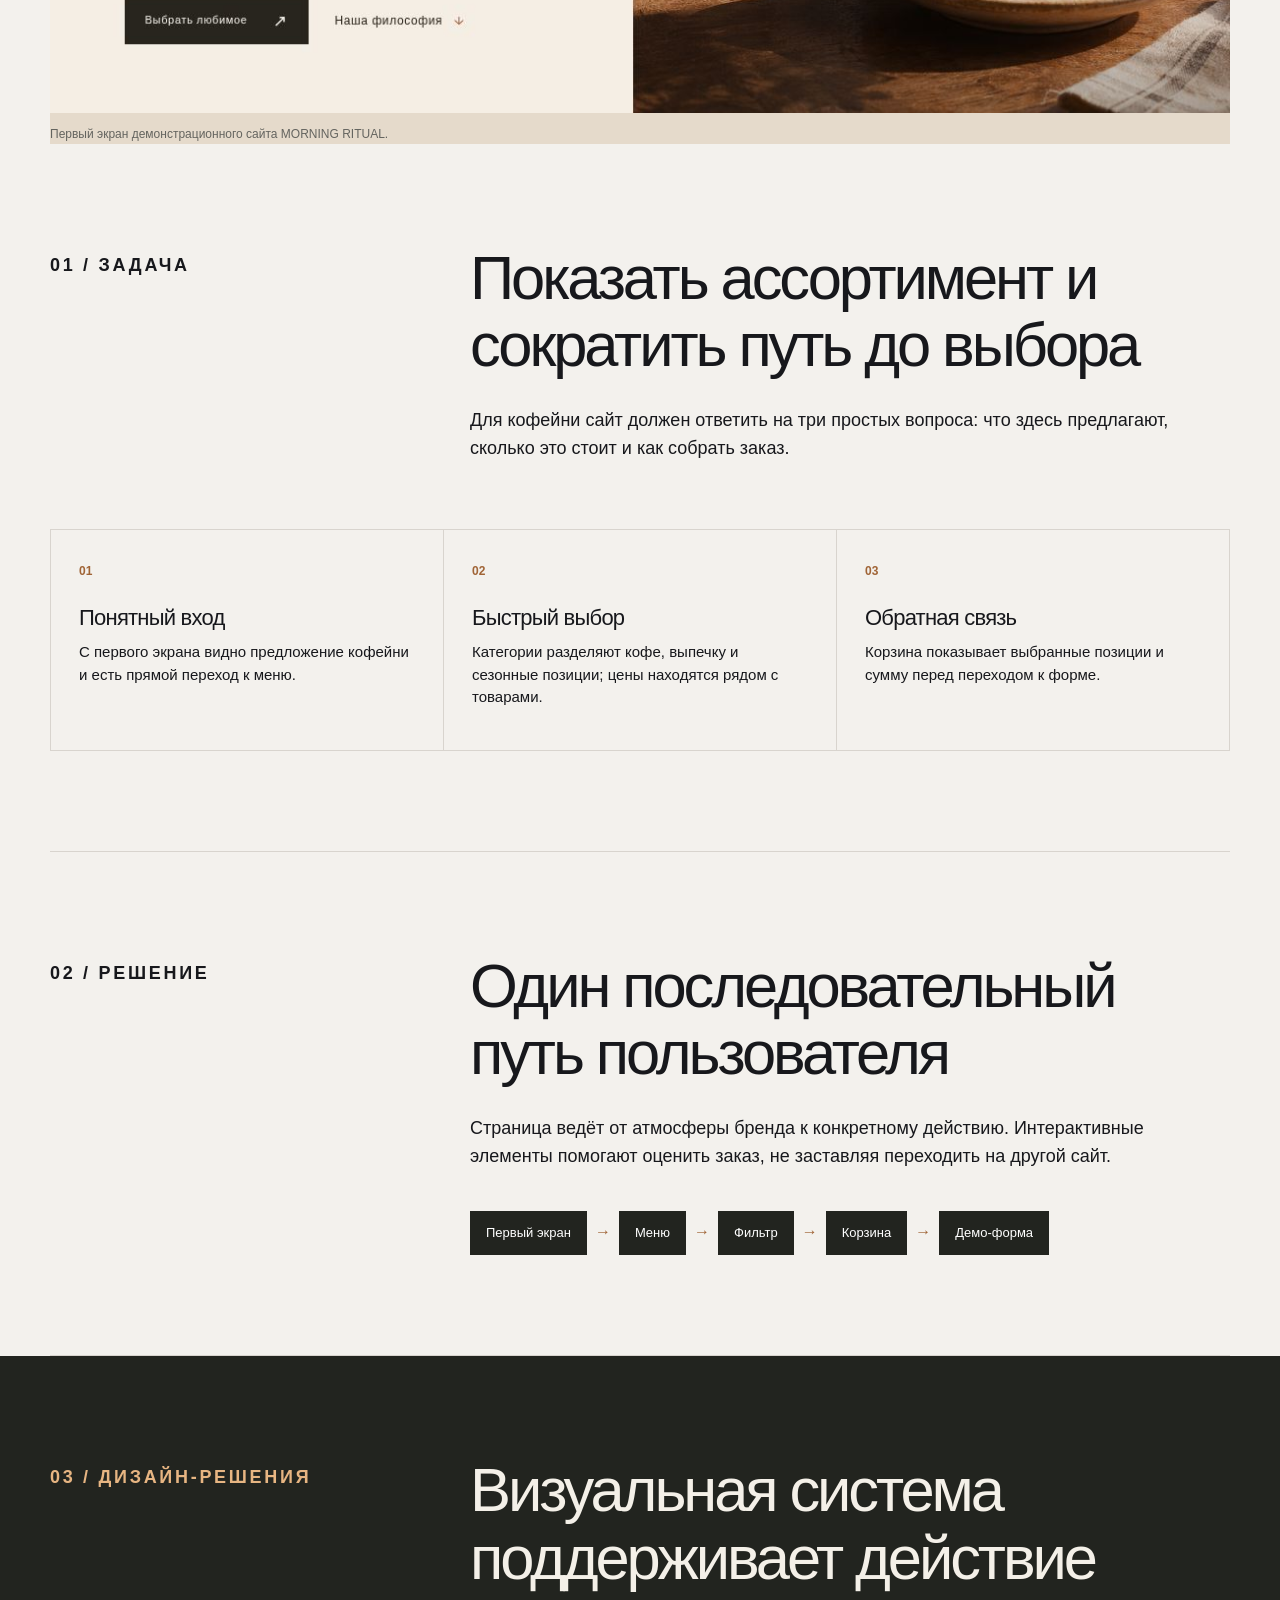
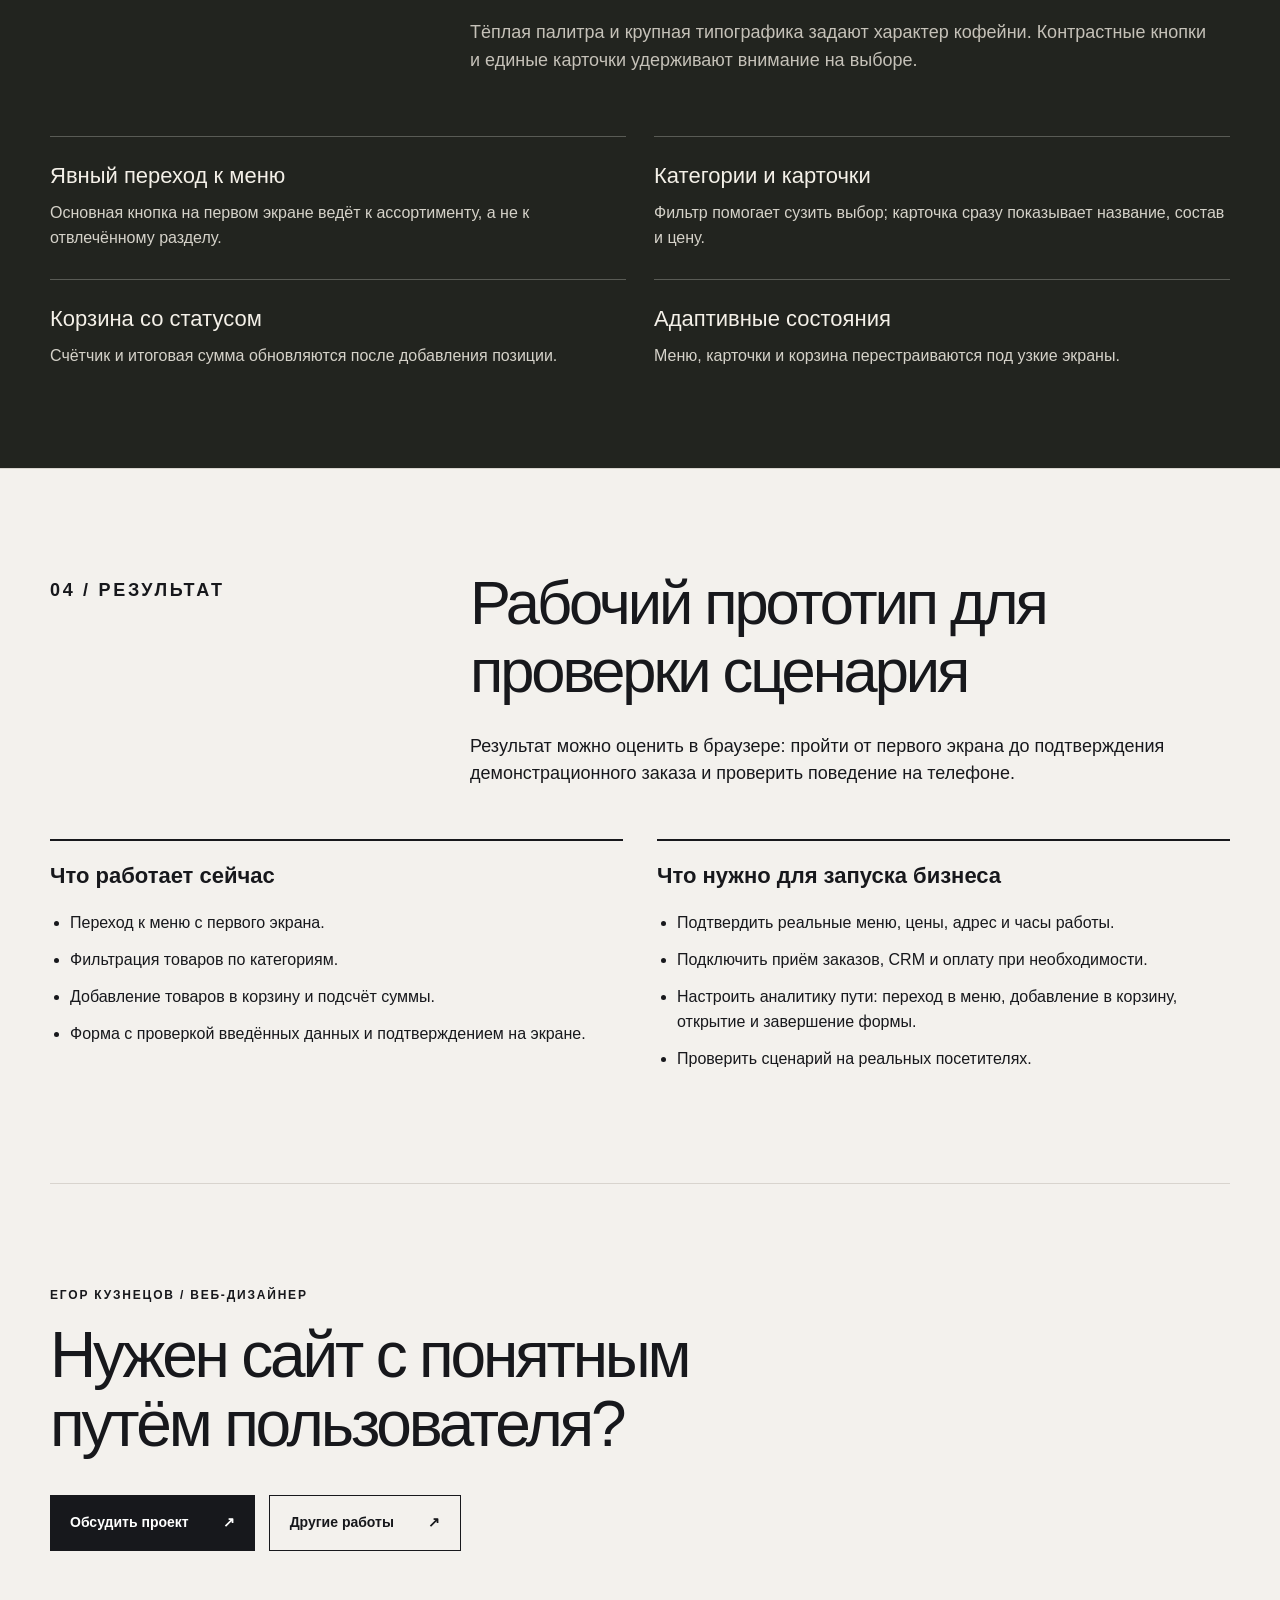
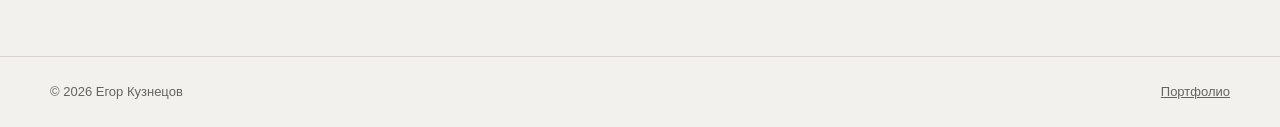
<file: case-morning-ritual.html>
<!doctype html>
<html lang="ru">
<head>
  <meta charset="utf-8">
  <meta name="viewport" content="width=device-width, initial-scale=1">
  <meta name="theme-color" content="#17181c">
  <meta name="description" content="Кейс MORNING RITUAL: структура и дизайн сайта кофейни, интерактивное меню и путь заказа. Дизайн и реализация интерфейса: Егор Кузнецов.">
  <title>MORNING RITUAL — кейс сайта кофейни · Егор Кузнецов</title>
  <style>
    :root{--ink:#17181c;--paper:#f3f1ed;--line:#d8d4ce;--muted:#64645f;--accent:#e1a66f;--dark:#22241f}
    *{box-sizing:border-box}html{scroll-behavior:smooth}body{margin:0;background:var(--paper);color:var(--ink);font-family:Arial,Helvetica,sans-serif;line-height:1.55}a{color:inherit}a:focus-visible,button:focus-visible{outline:3px solid #a55b2e;outline-offset:4px}.wrap{width:min(1180px,calc(100% - 48px));margin:auto}.skip{position:absolute;left:-9999px;top:8px;background:#fff;padding:10px;z-index:20}.skip:focus{left:10px}.topbar{border-bottom:1px solid var(--line);background:var(--paper)}.topbar .wrap{min-height:76px;display:flex;justify-content:space-between;align-items:center;gap:20px}.brand{font-weight:700;text-decoration:none;letter-spacing:-.04em;font-size:20px}.brand span{font-weight:400;color:var(--muted);font-size:14px;letter-spacing:0}.back{font-size:13px;text-decoration:none;border-bottom:1px solid var(--ink);padding-bottom:3px}.eyebrow{font-size:12px;letter-spacing:.15em;text-transform:uppercase;font-weight:700}.hero{padding:90px 0 60px}.hero .eyebrow{color:#a06436}.hero h1{max-width:1050px;font-size:clamp(46px,7.8vw,108px);line-height:1.02;letter-spacing:-.065em;font-weight:500;margin:20px 0 28px}.hero h1 em{font-style:normal;color:#b07344}.lead{font-size:clamp(18px,2vw,25px);line-height:1.45;max-width:730px;margin:0;color:#42423e}.hero-actions{display:flex;gap:14px;flex-wrap:wrap;margin-top:36px}.button{display:inline-flex;align-items:center;justify-content:space-between;gap:34px;padding:16px 20px;background:var(--ink);color:white;text-decoration:none;font-size:14px;font-weight:700;min-height:52px}.button.outline{background:transparent;color:var(--ink);border:1px solid var(--ink)}.facts{display:grid;grid-template-columns:repeat(4,1fr);border-top:1px solid var(--line);border-bottom:1px solid var(--line);margin:0 0 70px}.fact{padding:20px 18px 22px 0}.fact:not(:last-child){border-right:1px solid var(--line);margin-right:18px}.fact dt{font-size:11px;letter-spacing:.13em;text-transform:uppercase;color:var(--muted);margin-bottom:10px}.fact dd{margin:0;font-size:15px;font-weight:600}.visual{margin:0;background:#e5dacb;overflow:hidden;position:relative}.visual::before{content:'ДЕМО-ВЕРСИЯ';position:absolute;top:0;left:0;right:0;height:4.2%;min-height:22px;background:#28231f;color:#d6b995;display:flex;align-items:center;padding:0 2.5%;font-size:10px;letter-spacing:.15em;font-weight:700;z-index:1}.visual img{width:100%;height:auto;display:block}.visual figcaption{font-size:12px;color:var(--muted);padding:12px 0 0}.section{padding:100px 0;border-bottom:1px solid var(--line)}.section-head{display:grid;grid-template-columns:1fr 2fr;gap:40px;align-items:start}.section-head .eyebrow{margin:8px 0}.section h2{font-size:clamp(34px,4.8vw,66px);font-weight:500;line-height:1.1;letter-spacing:-.05em;margin:0 0 28px}.section p{font-size:18px;max-width:740px;margin:0 0 16px}.muted{color:var(--muted)}.three{display:grid;grid-template-columns:repeat(3,1fr);gap:1px;background:var(--line);border:1px solid var(--line);margin-top:50px}.tile{background:var(--paper);padding:28px;min-height:220px}.tile b{font-size:12px;color:#a06436}.tile h3{font-size:22px;line-height:1.2;letter-spacing:-.035em;font-weight:500;margin:22px 0 10px}.tile p{font-size:15px;line-height:1.5;margin:0}.journey{display:flex;flex-wrap:wrap;gap:8px;margin:40px 0 0}.journey span{background:var(--dark);color:#fff;padding:12px 16px;font-size:13px}.journey i{align-self:center;font-style:normal;color:#a06436}.proof{background:var(--dark);color:#f4f0e8}.proof .muted{color:#c5c1b8}.proof .eyebrow{color:#e7b582}.proof-grid{display:grid;grid-template-columns:1fr 1fr;gap:28px;margin-top:45px}.proof-card{border-top:1px solid #595b55;padding-top:22px}.proof-card h3{font-size:22px;font-weight:500;margin:0 0 8px}.proof-card p{font-size:16px;color:#d5d2c9;margin:0}.result-grid{display:grid;grid-template-columns:1fr 1fr;gap:34px;margin-top:35px}.result-card{border-top:2px solid var(--ink);padding-top:18px}.result-card h3{font-size:22px;margin:0 0 18px}.result-card ul{padding-left:20px;margin:0}.result-card li{margin:0 0 12px}.note{background:#e8e3da;padding:22px 25px;margin-top:46px;font-size:15px;max-width:850px}.note strong{display:block;margin-bottom:8px}.cta{padding:90px 0 105px}.cta h2{font-size:clamp(38px,5vw,72px);letter-spacing:-.05em;line-height:1.08;font-weight:500;max-width:800px;margin:16px 0 30px}.footer{border-top:1px solid var(--line);padding:25px 0;color:var(--muted);font-size:13px}.footer .wrap{display:flex;justify-content:space-between;gap:20px;flex-wrap:wrap}
    @media(max-width:760px){.wrap{width:min(100% - 32px,1180px)}.topbar .wrap{min-height:64px}.brand span{display:none}.hero{padding:65px 0 46px}.facts{grid-template-columns:1fr 1fr;margin-bottom:45px}.fact:not(:last-child){margin-right:0;border-right:0}.fact:nth-child(odd){border-right:1px solid var(--line);padding-right:16px}.fact:nth-child(even){padding-left:16px}.fact:nth-child(-n+2){border-bottom:1px solid var(--line)}.section{padding:68px 0}.section-head{grid-template-columns:1fr;gap:8px}.three{grid-template-columns:1fr}.tile{min-height:0}.proof-grid,.result-grid{grid-template-columns:1fr}.cta{padding:68px 0}}
    @media(prefers-reduced-motion:reduce){html{scroll-behavior:auto}}
  </style>
</head>
<body>
  <a class="skip" href="#main">Перейти к содержимому</a>
  <header class="topbar"><div class="wrap"><a class="brand" href="index.html">Егор Кузнецов <span>/ веб-дизайнер</span></a><a class="back" href="index.html#work">← Все кейсы</a></div></header>
  <main id="main">
    <section class="hero wrap">
      <p class="eyebrow">Кейс 01 / сайт для кофейни</p>
      <h1>MORNING RITUAL: от знакомства с кофейней до собранного заказа<span aria-hidden="true">.</span></h1>
      <p class="lead">Адаптивный сайт для городской кофейни. В нём посетитель быстро находит меню, выбирает позиции и проходит демонстрационный путь заказа.</p>
      <div class="hero-actions"><a class="button" href="https://morning-ritual-coffee.halebook130.chatgpt.site/" target="_blank" rel="noopener noreferrer">Открыть работающий сайт <span aria-hidden="true">↗</span></a><a class="button outline" href="#task">Смотреть разбор <span aria-hidden="true">↓</span></a></div>
    </section>
    <div class="wrap"><dl class="facts"><div class="fact"><dt>Сфера</dt><dd>Локальная кофейня</dd></div><div class="fact"><dt>Формат</dt><dd>Адаптивный сайт</dd></div><div class="fact"><dt>Сценарий</dt><dd>Выбор и оформление заказа</dd></div><div class="fact"><dt>Статус</dt><dd>Публичное демо</dd></div></dl>
      <figure class="visual"><img src="assets/images/morning-site.png" width="1200" height="750" alt="Первый экран сайта MORNING RITUAL с предложением перейти к меню и изображением кофе"><figcaption>Первый экран демонстрационного сайта MORNING RITUAL.</figcaption></figure>
    </div>
    <section class="section wrap" id="task"><div class="section-head"><p class="eyebrow">01 / Задача</p><div><h2>Показать ассортимент и сократить путь до выбора</h2><p>Для кофейни сайт должен ответить на три простых вопроса: что здесь предлагают, сколько это стоит и как собрать заказ.</p></div></div>
      <div class="three"><article class="tile"><b>01</b><h3>Понятный вход</h3><p>С первого экрана видно предложение кофейни и есть прямой переход к меню.</p></article><article class="tile"><b>02</b><h3>Быстрый выбор</h3><p>Категории разделяют кофе, выпечку и сезонные позиции; цены находятся рядом с товарами.</p></article><article class="tile"><b>03</b><h3>Обратная связь</h3><p>Корзина показывает выбранные позиции и сумму перед переходом к форме.</p></article></div>
    </section>
    <section class="section wrap"><div class="section-head"><p class="eyebrow">02 / Решение</p><div><h2>Один последовательный путь пользователя</h2><p>Страница ведёт от атмосферы бренда к конкретному действию. Интерактивные элементы помогают оценить заказ, не заставляя переходить на другой сайт.</p><div class="journey" aria-label="Сценарий пользователя"><span>Первый экран</span><i aria-hidden="true">→</i><span>Меню</span><i aria-hidden="true">→</i><span>Фильтр</span><i aria-hidden="true">→</i><span>Корзина</span><i aria-hidden="true">→</i><span>Демо-форма</span></div></div></div></section>
    <section class="section proof"><div class="wrap"><div class="section-head"><p class="eyebrow">03 / Дизайн-решения</p><div><h2>Визуальная система поддерживает действие</h2><p class="muted">Тёплая палитра и крупная типографика задают характер кофейни. Контрастные кнопки и единые карточки удерживают внимание на выборе.</p></div></div><div class="proof-grid"><article class="proof-card"><h3>Явный переход к меню</h3><p>Основная кнопка на первом экране ведёт к ассортименту, а не к отвлечённому разделу.</p></article><article class="proof-card"><h3>Категории и карточки</h3><p>Фильтр помогает сузить выбор; карточка сразу показывает название, состав и цену.</p></article><article class="proof-card"><h3>Корзина со статусом</h3><p>Счётчик и итоговая сумма обновляются после добавления позиции.</p></article><article class="proof-card"><h3>Адаптивные состояния</h3><p>Меню, карточки и корзина перестраиваются под узкие экраны.</p></article></div></div></section>
    <section class="section wrap"><div class="section-head"><p class="eyebrow">04 / Результат</p><div><h2>Рабочий прототип для проверки сценария</h2><p>Результат можно оценить в браузере: пройти от первого экрана до подтверждения демонстрационного заказа и проверить поведение на телефоне.</p></div></div><div class="result-grid"><div class="result-card"><h3>Что работает сейчас</h3><ul><li>Переход к меню с первого экрана.</li><li>Фильтрация товаров по категориям.</li><li>Добавление товаров в корзину и подсчёт суммы.</li><li>Форма с проверкой введённых данных и подтверждением на экране.</li></ul></div><div class="result-card"><h3>Что нужно для запуска бизнеса</h3><ul><li>Подтвердить реальные меню, цены, адрес и часы работы.</li><li>Подключить приём заказов, CRM и оплату при необходимости.</li><li>Настроить аналитику пути: переход в меню, добавление в корзину, открытие и завершение формы.</li><li>Проверить сценарий на реальных посетителях.</li></ul></div></div></section>
    <section class="cta wrap"><p class="eyebrow">Егор Кузнецов / веб-дизайнер</p><h2>Нужен сайт с понятным путём пользователя?</h2><div class="hero-actions"><a class="button" href="mailto:egor.kuznecov7200@gmail.com?subject=%D0%9F%D1%80%D0%BE%D0%B5%D0%BA%D1%82%20%D1%81%D0%B0%D0%B9%D1%82%D0%B0">Обсудить проект <span aria-hidden="true">↗</span></a><a class="button outline" href="index.html#work">Другие работы <span aria-hidden="true">↗</span></a></div></section>
  </main>
  <footer class="footer"><div class="wrap"><span>© 2026 Егор Кузнецов</span><a href="index.html">Портфолио</a></div></footer>
</body>
</html>
</file>
<file: css/styles.css>
/* Основные цвета, размеры и отступы меняются здесь. */
:root {
  --bg: #17181c;
  --surface: #202126;
  --text: #f1f0ed;
  --muted: #aaaab5;
  --accent: #aaa9df;
  --button: #626196;
  --line: #37383f;
  --gutter: clamp(20px, 5vw, 80px);
  --section-space: clamp(80px, 10vw, 150px);
}
* { box-sizing: border-box; }
html { scroll-behavior: smooth; scroll-padding-top: 110px; }
body { margin: 0; background: var(--bg); color: var(--text); font-family: Inter, "Segoe UI", Arial, sans-serif; font-size: 16px; line-height: 1.6; }
body.viewer-open { overflow: hidden; }
body, h1, h2, h3, p { margin: 0; }
a { color: inherit; text-decoration: none; }
button { font: inherit; color: inherit; cursor: pointer; }
button, a { -webkit-tap-highlight-color: transparent; }
button:focus-visible, a:focus-visible { outline: 3px solid var(--accent); outline-offset: 6px; }
img { display: block; max-width: 100%; height: auto; }
::selection { background: var(--accent); color: var(--bg); }
.container { width: min(100% - var(--gutter) * 2, 1360px); margin-inline: auto; }
.accent { color: var(--accent); }
.eyebrow, .small-label, .service-number { font-size: 12px; font-weight: 500; letter-spacing: .1em; text-transform: uppercase; }
.eyebrow { color: var(--muted); }
.skip-link { position: fixed; top: 12px; left: 12px; z-index: 10; padding: 12px 20px; background: var(--text); color: var(--bg); transform: translateY(-180%); }
.skip-link:focus { transform: translateY(0); }
.header { position: sticky; top: 0; z-index: 5; background: rgb(23 24 28 / 92%); backdrop-filter: blur(16px); }
.header-inner { min-height: 92px; display: flex; align-items: center; justify-content: space-between; gap: 20px; }
.brand { display: inline-flex; align-items: center; gap: 10px; min-height: 44px; font-size: 15px; white-space: nowrap; }
.brand-mark { margin-right: 12px; color: var(--accent); font-size: 36px; line-height: 1; font-weight: 700; letter-spacing: -.09em; }
.brand-role { color: var(--muted); }
.navigation { display: flex; align-items: center; gap: 28px; }
.navigation a { display: flex; align-items: center; gap: 12px; min-height: 44px; font-size: 14px; color: #d1d1d7; transition: color .2s; }
.navigation a:hover { color: var(--accent); }
.navigation a { position: relative; }
.navigation a::after { content: ""; position: absolute; bottom: 5px; left: 0; width: 100%; height: 1px; background: var(--accent); transform: scaleX(0); transform-origin: left; transition: transform .22s ease; }
.navigation a:hover::after, .navigation a:focus-visible::after { transform: scaleX(1); }
.menu-toggle { display: none; }
.hero { padding-block: clamp(52px, 6vw, 90px) 60px; }
.hero-kicker { display: flex; align-items: center; justify-content: space-between; gap: 20px; margin-bottom: 36px; }
.hero-kicker .eyebrow { display: flex; align-items: center; gap: 10px; }
.dot { width: 6px; height: 6px; background: var(--accent); border-radius: 50%; }
.small-label { color: var(--muted); letter-spacing: .04em; }
h1 { font-size: clamp(42px, 7.3vw, 108px); font-weight: 500; line-height: 1.04; letter-spacing: -.065em; }
h1 > span { display: block; }
.hero-period { color: var(--text); }
.hero-bottom { margin-top: 42px; display: grid; grid-template-columns: 1fr 1fr; gap: 32px; align-items: end; }
.hero-intro { max-width: 450px; justify-self: end; }
.hero-intro p { color: var(--muted); font-size: clamp(16px, 1.3vw, 18px); line-height: 1.7; margin-bottom: 26px; }
.button { display: inline-flex; align-items: center; justify-content: space-between; gap: 34px; min-height: 58px; padding: 15px 24px; background: var(--button); color: #fff; font-size: 15px; font-weight: 500; transition: background .2s, transform .2s; }
.button span { font-size: 22px; line-height: 1; }
.button:hover { background: #706fa1; transform: translateY(-2px); }
.work-link { display: flex; align-items: center; gap: 32px; width: fit-content; min-height: 48px; font-size: 14px; }
.work-link span { display: grid; place-items: center; border: 1px solid var(--line); border-radius: 50%; width: 46px; height: 46px; font-size: 22px; transition: border-color .2s, transform .2s; }
.work-link:hover span { border-color: var(--accent); transform: translateY(3px); }
.section { padding-top: var(--section-space); }
#work { padding-top: 54px; }
.section-heading { display: flex; justify-content: space-between; align-items: end; gap: 30px; margin-bottom: 38px; }
.section-heading .eyebrow { margin-bottom: 18px; }
h2 { font-size: clamp(32px, 4.1vw, 58px); line-height: 1.12; font-weight: 500; letter-spacing: -.045em; }
.count { display: inline-block; margin-left: 14px; vertical-align: top; font-size: 13px; letter-spacing: 0; line-height: 1.8; color: var(--accent); }
.section-note { font-size: 14px; line-height: 1.6; color: var(--muted); }
.projects { display: grid; grid-template-columns: 1.1fr 1fr; column-gap: 32px; row-gap: 58px; }
.project { min-width: 0; }
.project-featured, .project-volt { grid-column: 1 / -1; }
.project-art { position: relative; display: flex; align-items: center; justify-content: center; overflow: hidden; }
.project-art img { width: 100%; transition: transform .5s ease; }
.site-preview-art { padding: 0; aspect-ratio: 16 / 8.5; background: #292e36; }
.site-preview-art img { width: 100%; height: 100%; object-fit: cover; }
.site-preview-art .view-label { z-index: 1; }
.project-forma .site-preview-art { aspect-ratio: 4 / 3; }
.atelier-art { padding: clamp(16px, 4.3vw, 64px); background: #b6b4a7; }
.forma-art { background: #b8ab99; padding: clamp(14px, 2.5vw, 38px); height: 100%; }
.project-forma, .project-mouse { display: flex; flex-direction: column; }
.project-forma .project-art, .project-mouse .project-art { flex: 1; min-height: 340px; }
.mouse-art { gap: 12px; background: #292e36; padding: clamp(14px, 2.2vw, 32px); }
.mouse-art img { width: calc(50% - 6px); }
.volt-art { background: #a9b3a5; padding: clamp(16px, 4.3vw, 64px); }
.project-art:hover img { transform: translateY(-4px); }
.view-label { position: absolute; bottom: 16px; right: 16px; display: flex; align-items: center; gap: 20px; padding: 10px 15px; background: #202126; color: #f1f0ed; font-size: 12px; }
.view-label span { font-size: 20px; line-height: 1; }
.project-caption { display: flex; justify-content: space-between; align-items: start; gap: 20px; padding-top: 20px; }
.project-caption h3 { font-size: clamp(18px, 1.7vw, 24px); line-height: 1.35; font-weight: 500; letter-spacing: -.025em; }
.project-caption p { margin-top: 7px; color: var(--muted); font-size: 14px; }
.category { color: var(--muted); font-size: 12px; white-space: nowrap; padding-top: 4px; }
.project-forma .project-caption, .project-mouse .project-caption { flex-direction: column; gap: 10px; }
.presentations { padding-top: clamp(64px, 7vw, 100px); }
.presentation-grid { display: grid; grid-template-columns: repeat(3, minmax(0, 1fr)); gap: 28px; }
.presentation-art { padding: 20px 20px 62px; }
.kvartal-art { background: #4a3034; }
.tishe-art { background: #343b35; }
.sdvig-art { background: #34384d; }
.project-presentation .project-caption { flex-direction: column; gap: 10px; }
.project-presentation h3 { font-size: 24px; }
.button span, .view-label span { transition: transform .22s ease; }
.button:hover span, .project-art:hover .view-label span { transform: translate(2px, -2px); }
.service { display: grid; grid-template-columns: 50px 1fr 1fr 32px; align-items: center; gap: 30px; padding: 36px 0; border-top: 1px solid var(--line); }
.service:last-child { border-bottom: 1px solid var(--line); }
.service-number { color: var(--muted); }
.service h3 { font-size: clamp(23px, 2.5vw, 34px); line-height: 1.25; font-weight: 400; letter-spacing: -.025em; }
.service p { color: var(--muted); max-width: 380px; font-size: 15px; }
.service-arrow { color: var(--accent); font-size: 28px; }
.about { display: grid; grid-template-columns: 1fr 2fr; gap: 40px; padding-bottom: var(--section-space); }
.about > .eyebrow { padding-top: 12px; }
.about h2 { font-size: clamp(40px, 5.5vw, 78px); line-height: 1.06; }
.about-content > p { margin-top: 32px; max-width: 600px; color: var(--muted); font-size: clamp(17px, 1.5vw, 20px); line-height: 1.75; }
.principles { display: flex; flex-wrap: wrap; gap: 10px 24px; margin-top: 32px; font-size: 12px; color: var(--accent); }
.contact { padding-block: clamp(70px, 8vw, 120px); background: var(--surface); }
.contact .eyebrow { margin-bottom: 36px; }
.contact h2 { font-size: clamp(42px, 6.7vw, 96px); line-height: 1.04; letter-spacing: -.055em; }
.contact-bottom { display: flex; align-items: start; justify-content: space-between; gap: 32px; margin-top: 44px; }
.contact-bottom > p { color: var(--muted); font-size: 16px; }
.contact-actions { display: flex; flex-direction: column; align-items: start; gap: 14px; }
.contact-handle { min-height: 44px; display: inline-flex; align-items: center; color: var(--muted); font-size: 14px; }
.contact-handle:hover { color: var(--text); }
.footer { display: flex; justify-content: space-between; align-items: center; gap: 20px; padding-block: 26px; font-size: 12px; color: var(--muted); }
.footer a { display: inline-flex; gap: 20px; align-items: center; min-height: 44px; }
/* Контент виден без JS. Класс добавляется только работающим наблюдателем. */
.reveal-pending { opacity: 0; transform: translateY(18px); transition: opacity .65s ease, transform .65s cubic-bezier(.2,.7,.2,1); }
.reveal-pending.is-visible, .reveal-pending:focus-within { opacity: 1; transform: none; }
/* Короткое появление без постоянного движения и без скрытия контента без JS. */
@keyframes enter-softly { from { opacity: 0; transform: translateY(14px); } to { opacity: 1; transform: translateY(0); } }
@keyframes open-viewer { from { opacity: 0; transform: translateY(6px) scale(.99); } to { opacity: 1; transform: none; } }
.motion-ready .hero-kicker { animation: enter-softly .6s ease both; }
.motion-ready h1 > span { animation: enter-softly .75s cubic-bezier(.2,.7,.2,1) both; }
.motion-ready h1 > span:nth-child(2) { animation-delay: .08s; }
.motion-ready h1 > span:nth-child(3) { animation-delay: .16s; }
.motion-ready .hero-bottom { animation: enter-softly .7s ease .24s both; }
.motion-ready .viewer[open] { animation: open-viewer .2s ease both; }
.motion-ready .presentation-grid .project:nth-child(2) { transition-delay: .07s; }
.motion-ready .presentation-grid .project:nth-child(3) { transition-delay: .14s; }
/* Нативный dialog удерживает фокус и делает фон недоступным для клавиатуры. */
.viewer { width: min(1120px, calc(100% - 32px)); max-width: none; max-height: 92dvh; padding: 0; border: 1px solid var(--line); background: var(--bg); color: var(--text); }
.viewer::backdrop { background: rgb(0 0 0 / 85%); }
.viewer-toolbar { position: sticky; top: 0; z-index: 1; display: flex; justify-content: space-between; align-items: center; gap: 16px; padding: 14px 20px; background: var(--bg); border-bottom: 1px solid var(--line); }
.viewer-toolbar h2 { font-size: 17px; letter-spacing: -.02em; }
.viewer-controls { display: flex; align-items: center; gap: 8px; flex-shrink: 0; }
.viewer-controls button { display: grid; place-items: center; width: 44px; height: 44px; border: 1px solid var(--line); background: var(--surface); font-size: 23px; }
.viewer-controls button:hover { background: var(--button); }
.viewer-controls [hidden] { display: none; }
#image-counter { min-width: 36px; text-align: center; font-size: 12px; }
#image-counter:empty { display: none; }
.viewer-hint { color: var(--muted); font-size: 12px; padding: 12px 20px; }
.viewer-image-wrap { min-height: 180px; }
.viewer-image-wrap img { width: 100%; margin-inline: auto; }
.viewer-image-wrap img.portrait { width: min(100%, 690px); }
.viewer-image-wrap img.slide { width: 100%; aspect-ratio: 16 / 9; object-fit: contain; }
@media (max-width: 900px) {
  .navigation { gap: 20px; }
  .brand-role { display: none; }
  .projects { gap: 44px 22px; }
  .project-caption { flex-direction: column; gap: 10px; }
  .service { grid-template-columns: 28px 1fr 1fr; gap: 20px; }
  .service-arrow { display: none; }
  .about { grid-template-columns: 1fr 2.6fr; gap: 24px; }
  .presentation-grid { grid-template-columns: repeat(2, minmax(0, 1fr)); }
}
@media (max-width: 640px) {
  html { scroll-padding-top: 92px; }
  .header-inner { min-height: 76px; flex-wrap: wrap; gap: 0; }
  .brand-mark { font-size: 32px; }
  .navigation { width: 100%; gap: 0; justify-content: space-between; padding-bottom: 12px; }
  .navigation a { font-size: 13px; }
  .navigation a span { display: none; }
  .menu-ready .menu-toggle { display: flex; align-items: center; gap: 18px; min-height: 44px; padding: 0 5px; border: 0; background: none; font-size: 14px; }
  .menu-toggle span { font-size: 24px; }
  .menu-ready .navigation { display: none; }
  .menu-ready .navigation.is-open { display: grid; grid-template-columns: 1fr 1fr; padding-block: 10px 20px; border-top: 1px solid var(--line); }
  .menu-ready .navigation a { min-height: 48px; font-size: 16px; }
  .hero { padding-top: 42px; padding-bottom: 32px; }
  .hero-kicker { margin-bottom: 28px; }
  .small-label { font-size: 10px; }
  .hero-kicker .eyebrow { font-size: 10px; letter-spacing: .06em; }
  h1 { font-size: clamp(35px, 7.9vw, 51px); }
  .hero-bottom { display: flex; flex-direction: column; align-items: start; gap: 24px; margin-top: 30px; }
  .hero-intro { order: -1; max-width: 440px; }
  .hero-intro p { margin-bottom: 24px; }
  .button { min-height: 56px; padding-inline: 20px; }
  .section-heading { align-items: start; margin-bottom: 28px; }
  .section-note { display: none; }
  .count { margin-left: 8px; font-size: 11px; }
  h2 { font-size: clamp(29px, 6.5vw, 42px); }
  .projects { grid-template-columns: 1fr; gap: 38px; }
  .presentation-grid { grid-template-columns: 1fr; gap: 38px; }
  .motion-ready .presentation-grid .project { transition-delay: 0s; }
  .project-featured, .project-volt { grid-column: auto; }
  .project-forma .project-art, .project-mouse .project-art { min-height: 0; }
  .project-art { padding: 16px 16px 56px; }
.site-preview-art { padding: 0; aspect-ratio: 4 / 3; }
  .view-label { bottom: 10px; right: 10px; padding: 8px 12px; }
  .project-caption { padding-top: 16px; }
  .service { grid-template-columns: 26px 1fr; gap: 12px; padding-block: 28px; }
  .service p { grid-column: 2; }
  .about { grid-template-columns: 1fr; gap: 28px; }
  .about h2 { font-size: clamp(36px, 8.5vw, 54px); }
  .about-content > p { margin-top: 24px; }
  .principles { gap: 10px 20px; }
  .contact h2 { font-size: clamp(35px, 8.2vw, 54px); }
  .contact-bottom { flex-direction: column; gap: 28px; margin-top: 32px; }
  .contact .button { font-size: 13px; gap: 18px; }
  .footer { font-size: 11px; }
  .viewer { width: calc(100% - 16px); max-height: 94dvh; }
  .viewer-toolbar { flex-wrap: wrap; padding: 12px; gap: 10px; }
  .viewer-toolbar h2 { font-size: 15px; flex-basis: 100%; }
  .viewer-controls { margin-left: auto; }
  .viewer-hint { padding-inline: 12px; }
}
@media (prefers-reduced-motion: reduce) {
  html { scroll-behavior: auto; }
  *, *::before, *::after { animation: none !important; transition: none !important; }
  .reveal-pending { opacity: 1; transform: none; }
}


/* Слайды презентаций: единые размеры и сетка без конфликтующих переопределений. */
.presentation-art { position: relative; padding: 0; aspect-ratio: 16 / 9; }
.presentation-art::after { position: absolute; inset: 0; z-index: 0; content: ""; background: linear-gradient(90deg, rgb(0 0 0 / 62%), rgb(0 0 0 / 16%) 78%, transparent); }
.presentation-art img { width: 100%; height: 100%; object-fit: cover; }
.presentation-art .view-label { z-index: 2; }
.slide-cover-copy { position: absolute; z-index: 1; inset: 14% auto auto 7%; display: flex; flex-direction: column; align-items: flex-start; max-width: 62%; color: #fff; }
.slide-cover-copy > span { margin-bottom: 13px; font-size: 9px; font-weight: 700; letter-spacing: .13em; }
.slide-cover-copy strong { font-size: clamp(28px, 4vw, 48px); line-height: 1; font-weight: 600; letter-spacing: -.04em; }
.slide-cover-copy small { margin-top: 9px; font-size: 12px; }

.viewer.presentation-open {
  width: min(1180px, calc(100% - 32px), calc(163.56dvh - 140px));
  max-height: 92dvh;
}
.viewer.presentation-open .viewer-toolbar { min-height: 62px; }
.viewer.presentation-open .viewer-toolbar h2 { font-size: 15px; }
.viewer.presentation-open .viewer-hint { display: none; }
.viewer.presentation-open .viewer-image-wrap { min-height: 0; margin: 0; }
.viewer-slide[hidden], .viewer-image-wrap > img[hidden] { display: none !important; }
.viewer-slide {
  position: relative;
  display: grid;
  box-sizing: border-box;
  width: 100%;
  min-width: 0;
  min-height: 0;
  aspect-ratio: 16 / 9;
  grid-template-columns: minmax(0, 1.05fr) minmax(0, .95fr);
  grid-template-rows: minmax(0, 1fr) 30px;
  gap: 18px 32px;
  padding: clamp(24px, 4vw, 48px) clamp(26px, 4.5vw, 56px) 18px;
  overflow: hidden;
  background: #f8f7f4;
  color: #252522;
}
.deck-kvartal { --deck-ink: #29211f; --deck-muted: #6f625d; --deck-accent: #813b42; }
.deck-tishe { --deck-ink: #1f2823; --deck-muted: #68716b; --deck-accent: #526b5d; }
.deck-sdvig { --deck-ink: #171a24; --deck-muted: #51545b; --deck-accent: #1748db; }
.deck-media { grid-column: 2; grid-row: 1; min-width: 0; min-height: 0; height: 100%; margin: 0; overflow: hidden; border: 1px solid rgb(20 20 20 / 8%); border-radius: 3px; background: #e8e5dd; }
.viewer-image-wrap .deck-photo { display: block; width: 100%; height: 100%; min-height: 0; margin: 0; object-fit: cover; }
.deck-copy { grid-column: 1; grid-row: 1; display: flex; min-width: 0; min-height: 0; flex-direction: column; justify-content: center; align-items: flex-start; padding: 0; }
.deck-eyebrow { margin: 0 0 14px; color: var(--deck-accent); font-size: 10px; font-weight: 700; letter-spacing: .12em; text-transform: uppercase; }
.deck-title { max-width: 600px; margin: 0; color: var(--deck-ink); font-size: clamp(30px, 3.7vw, 46px); line-height: 1.06; font-weight: 600; letter-spacing: -.045em; overflow-wrap: anywhere; }
.deck-intro { max-width: 590px; margin: 14px 0 0; color: var(--deck-muted); font-size: clamp(14px, 1.25vw, 17px); line-height: 1.48; }
.deck-points { display: grid; grid-template-columns: repeat(2, minmax(0, 1fr)); gap: 9px; width: 100%; margin-top: 18px; }
.deck-point { display: flex; align-items: flex-start; gap: 9px; min-width: 0; padding: 10px; border: 1px solid rgb(37 37 34 / 12%); border-left: 2px solid var(--deck-accent); background: rgb(255 255 255 / 62%); }
.deck-point-number { flex: 0 0 auto; color: var(--deck-accent); font-size: 10px; font-weight: 700; letter-spacing: .08em; }
.deck-point-copy { min-width: 0; }
.deck-point-label { margin: 0 0 4px; color: var(--deck-ink); font-size: 10px; font-weight: 700; letter-spacing: .06em; text-transform: uppercase; }
.deck-point p { margin: 0; color: var(--deck-muted); font-size: 11px; line-height: 1.38; }
.deck-note { margin: 12px 0 0; padding-left: 9px; border-left: 2px solid var(--deck-accent); color: var(--deck-muted); font-size: 10px; line-height: 1.4; }
.deck-footer { grid-column: 1 / -1; grid-row: 2; display: grid; grid-template-columns: minmax(0, 1fr) minmax(0, 1fr) auto; align-items: end; gap: 12px; min-width: 0; padding-top: 7px; border-top: 1px solid rgb(37 37 34 / 18%); color: var(--deck-muted); font-size: 9px; letter-spacing: .07em; text-transform: uppercase; }
.deck-footer-brand { min-width: 0; color: var(--deck-ink); font-weight: 700; }
.deck-footer-note { justify-self: center; text-align: center; }
.deck-footer-page { justify-self: end; color: var(--deck-accent); font-weight: 700; font-variant-numeric: tabular-nums; }
.deck-layout-cover .deck-copy { justify-content: center; }
.deck-layout-cover .deck-title { font-size: clamp(38px, 5vw, 62px); }
.deck-layout-cover .deck-note { margin-top: 22px; padding: 0; border: 0; color: var(--deck-accent); font-weight: 700; letter-spacing: .07em; text-transform: uppercase; }
.deck-layout-close .deck-title { font-size: clamp(34px, 4.4vw, 54px); }
.deck-layout-split-left .deck-media { grid-column: 1; }
.deck-layout-split-left .deck-copy { grid-column: 2; }
.deck-layout-statement .deck-title { font-size: clamp(34px, 4.1vw, 52px); }
.deck-layout-statement .deck-intro { font-size: clamp(15px, 1.5vw, 20px); }
.deck-layout-journey .deck-media, .deck-layout-roadmap .deck-media { display: none; }
.deck-layout-journey .deck-copy, .deck-layout-roadmap .deck-copy { grid-column: 1 / -1; }
.deck-layout-journey .deck-points, .deck-layout-roadmap .deck-points { grid-template-columns: repeat(3, minmax(0, 1fr)); gap: 13px; margin-top: 24px; }
.deck-layout-journey .deck-point, .deck-layout-roadmap .deck-point { display: block; padding: 14px; border: 0; border-top: 2px solid var(--deck-accent); background: rgb(255 255 255 / 62%); }
.deck-layout-journey .deck-point-number, .deck-layout-roadmap .deck-point-number { display: grid; place-items: center; width: 26px; height: 26px; margin-bottom: 10px; border-radius: 50%; background: var(--deck-accent); color: #fff; }
.deck-layout-journey .deck-point-label, .deck-layout-roadmap .deck-point-label { margin-bottom: 6px; }
@media (max-width: 1000px), (max-height: 700px) {
  .viewer-slide { aspect-ratio: auto; grid-template-columns: minmax(0, 1fr); grid-template-rows: auto auto auto; gap: 18px; padding: 26px; overflow: visible; }
  .deck-media { display: block; grid-column: 1; grid-row: 1; height: clamp(160px, 30vw, 220px); min-height: 160px; }
  .deck-copy, .deck-layout-split-left .deck-copy { grid-column: 1; grid-row: 2; }
  .deck-footer { grid-column: 1; grid-row: 3; margin-top: 12px; }
  .deck-layout-journey .deck-media, .deck-layout-roadmap .deck-media { display: none; }
  .deck-layout-journey .deck-copy, .deck-layout-roadmap .deck-copy { grid-column: 1; grid-row: 1; }
  .deck-layout-journey .deck-footer, .deck-layout-roadmap .deck-footer { grid-row: 2; }
  .deck-layout-journey .deck-points, .deck-layout-roadmap .deck-points { grid-template-columns: repeat(3, minmax(0, 1fr)); }
}
@media (max-width: 560px) {
  .viewer.presentation-open { width: calc(100% - 16px); max-height: 96dvh; }
  .viewer-slide { gap: 14px; padding: 20px; }
  .deck-title, .deck-layout-cover .deck-title, .deck-layout-close .deck-title { font-size: clamp(30px, 8vw, 42px); }
  .deck-points, .deck-layout-journey .deck-points, .deck-layout-roadmap .deck-points { grid-template-columns: minmax(0, 1fr); gap: 8px; margin-top: 15px; }
  .deck-layout-journey .deck-point, .deck-layout-roadmap .deck-point { display: flex; align-items: flex-start; gap: 9px; padding: 10px; }
  .deck-layout-journey .deck-point-number, .deck-layout-roadmap .deck-point-number { flex: 0 0 26px; margin: 0; }
  .deck-footer { grid-template-columns: minmax(0, 1fr) auto; gap: 8px; }
  .deck-footer-note { display: none; }
}
/* Раскрываем детали кейсов прямо в списке работ. */
.case-details { margin-top: 14px; border-top: 1px solid var(--line); }
.case-details summary {
  display: flex;
  align-items: center;
  justify-content: space-between;
  gap: 16px;
  min-height: 44px;
  cursor: pointer;
  color: var(--accent);
  font-size: 12px;
  list-style: none;
}
.case-details summary::-webkit-details-marker { display: none; }
.case-details summary::marker { content: ""; }
.case-details summary span { font-size: 20px; transition: transform .2s; }
.case-details[open] summary span { transform: rotate(45deg); }
.case-details-grid { display: grid; grid-template-columns: repeat(2, minmax(0, 1fr)); gap: 14px 22px; padding: 10px 0 4px; }
.case-details-grid > div { padding-left: 12px; border-left: 2px solid var(--accent); }
.case-details-grid > div > span { display: block; margin-bottom: 4px; color: var(--accent); font-size: 10px; font-weight: 600; letter-spacing: .08em; text-transform: uppercase; }
.case-details-grid p { color: var(--muted); font-size: 12px; line-height: 1.55; }
.case-status { margin: 14px 0 18px; color: var(--muted); font-size: 11px; line-height: 1.55; }
.process { padding-top: clamp(70px, 8vw, 110px); }
.process-grid { display: grid; grid-template-columns: repeat(4, minmax(0, 1fr)); border-top: 1px solid var(--line); border-bottom: 1px solid var(--line); }
.process-step { min-width: 0; padding: 24px 22px 28px 0; }
.process-step + .process-step { padding-left: 22px; border-left: 1px solid var(--line); }
.process-step > span { display: block; margin-bottom: 26px; color: var(--accent); font-size: 11px; letter-spacing: .1em; }
.process-step h3 { margin: 0 0 10px; font-size: clamp(18px, 1.7vw, 23px); line-height: 1.25; font-weight: 500; }
.process-step p { max-width: 240px; color: var(--muted); font-size: 13px; line-height: 1.55; }
#services .service { grid-template-columns: 50px 1.1fr 1fr 32px; }
@media (max-width: 900px) {
  .process-grid { grid-template-columns: repeat(2, minmax(0, 1fr)); }
  .process-step:nth-child(3) { border-left: 0; padding-left: 0; border-top: 1px solid var(--line); }
  .process-step:nth-child(4) { border-top: 1px solid var(--line); }
  #services .service { grid-template-columns: 28px 1fr 1fr; }
}
@media (max-width: 640px) {
  .case-details-grid { grid-template-columns: 1fr; gap: 12px; }
  .process-grid { grid-template-columns: 1fr; }
  .process-step, .process-step + .process-step { padding: 18px 0; border-left: 0; }
  .process-step + .process-step { border-top: 1px solid var(--line); }
  .process-step > span { margin-bottom: 10px; }
  #services .service { grid-template-columns: 26px 1fr; }
}

/* Деловые матрицы для коммерческих слайдов без вымышленных чисел. */
.deck-layout-matrix .deck-media { display: none; }
.deck-layout-matrix .deck-copy { grid-column: 1 / -1; }
.deck-layout-matrix .deck-points { grid-template-columns: repeat(4, minmax(0, 1fr)); gap: 12px; margin-top: 24px; }
.deck-layout-matrix .deck-point { display: block; min-height: 112px; padding: 15px; border-left: 0; border-top: 2px solid var(--deck-accent); }
.deck-layout-matrix .deck-point-number { display: block; margin-bottom: 12px; }
.deck-layout-matrix .deck-point-label { font-size: 11px; }
.deck-layout-matrix .deck-point p { font-size: 12px; line-height: 1.45; }
.deck-layout-journey .deck-point, .deck-layout-roadmap .deck-point { min-height: 124px; }
.deck-layout-cover .deck-footer-note, .deck-layout-close .deck-footer-note { color: var(--deck-muted); }
@media (max-width: 1000px) {
  .deck-layout-matrix .deck-media { display: none; }
  .deck-layout-matrix .deck-points { grid-template-columns: repeat(2, minmax(0, 1fr)); }
}
@media (max-width: 560px) {
  .deck-layout-matrix .deck-points { grid-template-columns: minmax(0, 1fr); }
  .deck-layout-matrix .deck-point { min-height: 0; }
}


/* Своя визуальная система для каждого портфолио-проекта. */
.deck-kvartal.viewer-slide { background: #f3ecdf; }
.deck-kvartal .deck-title { font-family: Georgia, "Times New Roman", serif; font-weight: 500; letter-spacing: -.035em; }
.deck-kvartal .deck-media { border: 0; box-shadow: 0 14px 34px rgb(65 39 28 / 12%); }
.deck-kvartal .deck-point { padding: 12px 8px 10px 0; border: 0; border-top: 1px solid rgb(129 59 66 / 28%); background: transparent; }
.deck-kvartal .deck-layout-journey .deck-point-number,
.deck-kvartal .deck-layout-roadmap .deck-point-number { width: auto; height: auto; margin: 0 0 12px; border-radius: 0; background: transparent; color: var(--deck-accent); }

.deck-tishe.viewer-slide { background: #edf2ef; }
.deck-tishe.deck-layout-product-cover { grid-template-columns: minmax(0, .78fr) minmax(0, 1.22fr); }
.deck-tishe .deck-title { letter-spacing: -.035em; }
.deck-tishe .deck-eyebrow,
.deck-tishe .deck-point-number { font-family: ui-monospace, SFMono-Regular, Consolas, monospace; letter-spacing: .08em; }
.deck-tishe .deck-media { border: 1px solid #d9e2dc; border-radius: 14px; background: #e2eae5; }
.deck-tishe .deck-photo { box-sizing: border-box; padding: 18px; object-fit: contain; }
.deck-tishe .deck-point { border: 1px solid #d8e3dc; border-left: 3px solid var(--deck-accent); border-radius: 8px; background: #f8faf8; }
.deck-tishe .deck-note { padding: 10px 12px; border: 0; border-radius: 6px; background: #e0e9e3; }

.deck-sdvig.viewer-slide { background: #121722; color: #f7f7f2; }
.deck-sdvig { --deck-ink: #f7f7f2; --deck-muted: #c0c6d1; --deck-accent: #eef044; }
.deck-sdvig .deck-media { border: 0; border-radius: 0; background: #171d29; }
.deck-sdvig .deck-footer { border-color: rgb(255 255 255 / 25%); color: #c0c6d1; }
.deck-sdvig .deck-point { border-color: #343d4c; border-left-color: var(--deck-accent); background: #1c2330; }
.deck-sdvig .deck-point-label { color: #fff; }
.deck-sdvig .deck-note { color: #e1e4ec; }

.deck-layout-poster .deck-media { position: absolute; z-index: 0; inset: 0; grid-column: 1 / -1; grid-row: 1 / -1; height: auto; min-height: 0; border: 0; }
.deck-layout-poster .deck-media::after { position: absolute; z-index: 1; inset: 0; content: ""; background: linear-gradient(90deg, rgb(10 15 24 / 82%), rgb(10 15 24 / 44%) 58%, rgb(10 15 24 / 10%)); }
.deck-layout-poster .deck-photo { position: absolute; inset: 0; width: 100%; height: 100%; object-fit: cover; opacity: .86; }
.deck-layout-poster .deck-copy { position: relative; z-index: 1; grid-column: 1 / -1; grid-row: 1; align-self: end; max-width: 82%; padding-bottom: 18px; }
.deck-layout-poster .deck-eyebrow { color: #eef044; }
.deck-layout-poster .deck-title { max-width: 900px; color: #fff; font-size: clamp(42px, 7vw, 82px); letter-spacing: -.06em; line-height: .98; text-transform: uppercase; }
.deck-layout-poster .deck-intro { max-width: 560px; color: #f0f1f4; }
.deck-layout-poster .deck-footer { position: relative; z-index: 1; border-color: rgb(255 255 255 / 30%); color: #d5d9e1; }

.deck-layout-catalog .deck-media,
.deck-layout-manifesto .deck-media,
.deck-layout-schedule .deck-media { display: none; }
.deck-layout-catalog .deck-copy,
.deck-layout-manifesto .deck-copy,
.deck-layout-schedule .deck-copy { grid-column: 1 / -1; }
.deck-layout-catalog .deck-points { grid-template-columns: repeat(4, minmax(0, 1fr)); gap: 12px; margin-top: 24px; }
.deck-layout-catalog .deck-point { display: block; min-height: 122px; padding: 15px; border: 1px solid #d8e3dc; border-top: 3px solid var(--deck-accent); border-radius: 9px; background: #f9fbf9; }
.deck-layout-catalog .deck-point-number { display: block; margin-bottom: 18px; }
.deck-layout-spec .deck-points { grid-template-columns: repeat(2, minmax(0, 1fr)); gap: 4px 22px; }
.deck-layout-spec .deck-point { display: block; padding: 12px 0; border: 0; border-top: 1px solid #cbd8d0; border-radius: 0; background: transparent; }
.deck-layout-spec .deck-point-number { display: block; margin-bottom: 9px; }
.deck-layout-manifesto .deck-copy { justify-content: end; max-width: 100%; }
.deck-layout-manifesto .deck-title { max-width: 900px; font-size: clamp(42px, 6vw, 72px); }
.deck-layout-manifesto .deck-intro { max-width: 700px; }
.deck-layout-schedule .deck-points { grid-template-columns: repeat(4, minmax(0, 1fr)); gap: 10px; margin-top: 25px; }
.deck-layout-schedule .deck-point { display: block; min-height: 128px; padding: 14px; border: 0; border-radius: 0; background: #eef044; }
.deck-layout-schedule .deck-point-number,
.deck-layout-schedule .deck-point-label,
.deck-layout-schedule .deck-point p { color: #171b24; }
.deck-layout-schedule .deck-point-number { display: block; margin-bottom: 12px; font-size: 13px; }
.deck-layout-schedule .deck-point-label { margin-bottom: 8px; font-size: 11px; }

@media (max-width: 1000px), (max-height: 700px) {
  .deck-tishe.deck-layout-product-cover { grid-template-columns: minmax(0, 1fr); }
  .deck-layout-catalog .deck-points,
  .deck-layout-schedule .deck-points { grid-template-columns: repeat(2, minmax(0, 1fr)); }
  .deck-layout-catalog .deck-copy,
  .deck-layout-manifesto .deck-copy,
  .deck-layout-schedule .deck-copy { grid-row: 1; }
  .deck-layout-catalog .deck-footer,
  .deck-layout-manifesto .deck-footer,
  .deck-layout-schedule .deck-footer { grid-row: 2; }
  .deck-layout-poster .deck-copy { max-width: 100%; }
}
@media (max-width: 560px) {
  .deck-layout-catalog .deck-points,
  .deck-layout-spec .deck-points,
  .deck-layout-schedule .deck-points { grid-template-columns: minmax(0, 1fr); }
  .deck-layout-catalog .deck-point,
  .deck-layout-schedule .deck-point { min-height: 0; }
  .deck-layout-manifesto .deck-title { font-size: clamp(36px, 10vw, 52px); }
  .deck-layout-poster .deck-title { font-size: clamp(36px, 10vw, 52px); }
  .deck-layout-poster .deck-copy { padding-bottom: 10px; }
}


/* Slide-by-slide art direction: Kвартал — café editorial. */
.deck-kvartal .deck-copy { position: relative; }
.deck-kvartal .deck-copy::before { width: 36px; height: 3px; margin-bottom: 18px; background: var(--deck-accent); content: ""; }
.deck-kvartal.deck-layout-cover .deck-copy::before,
.deck-kvartal.deck-layout-close .deck-copy::before { width: 58px; height: 4px; }
.deck-kvartal.deck-layout-menu-board .deck-media,
.deck-kvartal.deck-layout-service-route .deck-media,
.deck-kvartal.deck-layout-opening-timeline .deck-media,
.deck-kvartal.deck-layout-unit-economics .deck-media { display: none; }
.deck-kvartal.deck-layout-menu-board .deck-copy,
.deck-kvartal.deck-layout-service-route .deck-copy,
.deck-kvartal.deck-layout-opening-timeline .deck-copy,
.deck-kvartal.deck-layout-unit-economics .deck-copy { grid-column: 1 / -1; }
.deck-kvartal.deck-layout-menu-board .deck-points { grid-template-columns: repeat(4, minmax(0, 1fr)); gap: 0; margin-top: 25px; border-top: 1px solid #b9a69a; }
.deck-kvartal.deck-layout-menu-board .deck-point { display: flex; min-height: 145px; flex-direction: column; justify-content: space-between; padding: 16px 13px; border: 0; border-right: 1px solid #d4c7bb; }
.deck-kvartal.deck-layout-menu-board .deck-point:last-child { border-right: 0; }
.deck-kvartal.deck-layout-menu-board .deck-point-number { font-family: Georgia, serif; font-size: 25px; font-weight: 400; }
.deck-kvartal.deck-layout-menu-board .deck-point:nth-child(4) { background: #813b42; color: #fff9f0; }
.deck-kvartal.deck-layout-menu-board .deck-point:nth-child(4) .deck-point-label,
.deck-kvartal.deck-layout-menu-board .deck-point:nth-child(4) .deck-point-number,
.deck-kvartal.deck-layout-menu-board .deck-point:nth-child(4) p { color: #fff9f0; }
.deck-kvartal.deck-layout-service-route .deck-points,
.deck-kvartal.deck-layout-opening-timeline .deck-points { position: relative; grid-template-columns: repeat(3, minmax(0, 1fr)); gap: 20px; margin-top: 28px; }
.deck-kvartal.deck-layout-service-route .deck-point,
.deck-kvartal.deck-layout-opening-timeline .deck-point { display: block; min-height: 140px; padding: 17px 14px 10px 0; border: 0; border-top: 2px solid #813b42; background: transparent; }
.deck-kvartal.deck-layout-service-route .deck-point-number,
.deck-kvartal.deck-layout-opening-timeline .deck-point-number { display: block; width: auto; height: auto; margin: 0 0 18px; border-radius: 0; background: transparent; color: #813b42; font: 26px Georgia, serif; }
.deck-kvartal.deck-layout-opening-timeline .deck-point:nth-child(2) { margin-top: 18px; }
.deck-kvartal.deck-layout-opening-timeline .deck-point:nth-child(3) { margin-top: 36px; }
.deck-kvartal.deck-layout-unit-economics .deck-points { grid-template-columns: repeat(4, minmax(0, 1fr)); gap: 0; margin-top: 24px; border-top: 1px solid #b9a69a; border-left: 1px solid #b9a69a; }
.deck-kvartal.deck-layout-unit-economics .deck-point { display: block; min-height: 124px; border: 0; border-right: 1px solid #b9a69a; border-bottom: 1px solid #b9a69a; background: transparent; }
.deck-kvartal.deck-layout-unit-economics .deck-point-number { display: block; margin-bottom: 18px; font: 24px Georgia, serif; }

 /* Тише — предметная студия и технический лист. */
.deck-tishe.viewer-slide { background-image: linear-gradient(rgb(50 88 70 / 3%) 1px, transparent 1px), linear-gradient(90deg, rgb(50 88 70 / 3%) 1px, transparent 1px); background-size: 28px 28px; }
.deck-tishe.deck-layout-use-cases .deck-points { display: flex; flex-direction: column; gap: 0; margin-top: 18px; }
.deck-tishe.deck-layout-use-cases .deck-point { align-items: center; min-height: 0; padding: 11px 0; border: 0; border-bottom: 1px solid #c6d4cb; border-radius: 0; background: transparent; }
.deck-tishe.deck-layout-use-cases .deck-point-number { display: grid; place-items: center; width: 28px; height: 28px; border-radius: 50%; background: #315a48; color: #fff; }
.deck-tishe.deck-layout-use-cases .deck-point-label { font-size: 10px; }
.deck-tishe.deck-layout-value-manifesto .deck-copy { padding: 22px; border: 1px solid #b9c9bf; background: rgb(248 250 248 / 88%); }
.deck-tishe.deck-layout-value-manifesto .deck-title { max-width: 760px; font-size: clamp(42px, 6vw, 70px); }
.deck-tishe.deck-layout-sku-catalog .deck-points { grid-template-columns: repeat(4, minmax(0, 1fr)); gap: 8px; margin-top: 26px; }
.deck-tishe.deck-layout-sku-catalog .deck-point { display: flex; min-height: 155px; flex-direction: column; justify-content: space-between; padding: 14px; border: 1px solid #b6c8bd; border-radius: 2px; background: #e5ede7; }
.deck-tishe.deck-layout-sku-catalog .deck-point:nth-child(even) { transform: translateY(12px); background: #f9faf8; }
.deck-tishe.deck-layout-sku-catalog .deck-point-number { font-size: 12px; }
.deck-tishe.deck-layout-materials .deck-media { border-radius: 2px; background: #dce5df; }
.deck-tishe.deck-layout-materials .deck-points { grid-template-columns: 1fr; gap: 4px; }
.deck-tishe.deck-layout-materials .deck-point { padding: 9px 12px; border-left-width: 2px; border-radius: 0; }
.deck-tishe.deck-layout-validation-spec .deck-media { display: none; }
.deck-tishe.deck-layout-validation-spec .deck-copy { grid-column: 1 / -1; }
.deck-tishe.deck-layout-validation-spec .deck-points { grid-template-columns: repeat(2, minmax(0, 1fr)); gap: 0 24px; margin-top: 22px; }
.deck-tishe.deck-layout-validation-spec .deck-point { min-height: 104px; padding: 12px 0; border: 0; border-top: 1px solid #9db2a4; border-radius: 0; background: transparent; }
.deck-tishe.deck-layout-validation-spec .deck-point-number { display: block; margin-bottom: 11px; }
.deck-tishe.deck-layout-sales-kit .deck-media,
.deck-tishe.deck-layout-pilot-roadmap .deck-media { display: none; }
.deck-tishe.deck-layout-sales-kit .deck-copy,
.deck-tishe.deck-layout-pilot-roadmap .deck-copy { grid-column: 1 / -1; }
.deck-tishe.deck-layout-sales-kit .deck-points,
.deck-tishe.deck-layout-pilot-roadmap .deck-points { grid-template-columns: repeat(3, minmax(0, 1fr)); gap: 12px; margin-top: 25px; }
.deck-tishe.deck-layout-sales-kit .deck-point,
.deck-tishe.deck-layout-pilot-roadmap .deck-point { display: block; min-height: 132px; padding: 16px; border: 1px solid #c6d4cb; border-radius: 3px; background: #f9faf8; }
.deck-tishe.deck-layout-sales-kit .deck-point-number,
.deck-tishe.deck-layout-pilot-roadmap .deck-point-number { display: block; width: 30px; height: 30px; margin: 0 0 12px; border: 1px solid #315a48; border-radius: 50%; background: transparent; color: #315a48; }
.deck-tishe.deck-layout-pilot-roadmap .deck-point:nth-child(2) { margin-top: 16px; }
.deck-tishe.deck-layout-pilot-roadmap .deck-point:nth-child(3) { margin-top: 32px; }
.deck-tishe.deck-layout-decision-close .deck-title { max-width: 760px; font-size: clamp(42px, 6vw, 74px); }

/* Сдвиг — фестивальная айдентика с плакатным контрастом. */
.deck-sdvig .deck-title { font-weight: 850; letter-spacing: -.065em; }
.deck-sdvig.deck-layout-audience-map .deck-points { display: flex; flex-direction: column; gap: 0; }
.deck-sdvig.deck-layout-audience-map .deck-point { padding: 9px 0; border: 0; border-bottom: 1px solid #50596b; border-radius: 0; background: transparent; }
.deck-sdvig.deck-layout-audience-map .deck-point-number { color: #eef044; }
.deck-sdvig.deck-layout-value-poster .deck-copy { justify-content: end; max-width: 100%; }
.deck-sdvig.deck-layout-value-poster .deck-title { max-width: 980px; font-size: clamp(48px, 7.8vw, 90px); line-height: .94; text-transform: uppercase; }
.deck-sdvig.deck-layout-value-poster .deck-points { grid-template-columns: repeat(2, minmax(0, 1fr)); gap: 0 20px; }
.deck-sdvig.deck-layout-campaign-system .deck-media { border: 8px solid #eef044; }
.deck-sdvig.deck-layout-campaign-system .deck-copy { padding-left: 8px; }
.deck-sdvig.deck-layout-participant-flow .deck-media,
.deck-sdvig.deck-layout-partner-packages .deck-media,
.deck-sdvig.deck-layout-kpi-board .deck-media,
.deck-sdvig.deck-layout-festival-program .deck-media { display: none; }
.deck-sdvig.deck-layout-participant-flow .deck-copy,
.deck-sdvig.deck-layout-partner-packages .deck-copy,
.deck-sdvig.deck-layout-kpi-board .deck-copy,
.deck-sdvig.deck-layout-festival-program .deck-copy { grid-column: 1 / -1; }
.deck-sdvig.deck-layout-festival-program .deck-points { grid-template-columns: repeat(4, minmax(0, 1fr)); gap: 9px; margin-top: 24px; }
.deck-sdvig.deck-layout-festival-program .deck-point { display: block; min-height: 145px; padding: 14px; border: 0; border-radius: 0; background: #3158f5; }
.deck-sdvig.deck-layout-festival-program .deck-point:nth-child(2) { transform: translateY(16px); background: #eef044; }
.deck-sdvig.deck-layout-festival-program .deck-point:nth-child(3) { background: #fb6549; }
.deck-sdvig.deck-layout-festival-program .deck-point:nth-child(4) { transform: translateY(16px); background: #eeeae1; }
.deck-sdvig.deck-layout-festival-program .deck-point-number,
.deck-sdvig.deck-layout-festival-program .deck-point-label,
.deck-sdvig.deck-layout-festival-program .deck-point p { color: #151923; }
.deck-sdvig.deck-layout-festival-program .deck-point:nth-child(1) .deck-point-number,
.deck-sdvig.deck-layout-festival-program .deck-point:nth-child(1) .deck-point-label,
.deck-sdvig.deck-layout-festival-program .deck-point:nth-child(1) p,
.deck-sdvig.deck-layout-festival-program .deck-point:nth-child(3) .deck-point-number,
.deck-sdvig.deck-layout-festival-program .deck-point:nth-child(3) .deck-point-label,
.deck-sdvig.deck-layout-festival-program .deck-point:nth-child(3) p { color: #fff; }
.deck-sdvig.deck-layout-festival-program .deck-point-number { display: block; margin-bottom: 16px; font-size: 15px; }
.deck-sdvig.deck-layout-participant-flow .deck-points,
.deck-sdvig.deck-layout-partner-packages .deck-points { grid-template-columns: repeat(3, minmax(0, 1fr)); gap: 10px; margin-top: 24px; }
.deck-sdvig.deck-layout-participant-flow .deck-point,
.deck-sdvig.deck-layout-partner-packages .deck-point { display: block; min-height: 138px; padding: 14px; border: 1px solid #50596b; border-top: 4px solid #eef044; border-radius: 0; background: #1b2330; }
.deck-sdvig.deck-layout-participant-flow .deck-point:nth-child(2),
.deck-sdvig.deck-layout-partner-packages .deck-point:nth-child(2) { transform: translateY(14px); border-top-color: #3158f5; }
.deck-sdvig.deck-layout-participant-flow .deck-point:nth-child(3),
.deck-sdvig.deck-layout-partner-packages .deck-point:nth-child(3) { transform: translateY(28px); border-top-color: #fb6549; }
.deck-sdvig.deck-layout-participant-flow .deck-point-number,
.deck-sdvig.deck-layout-partner-packages .deck-point-number { display: block; margin-bottom: 15px; }
.deck-sdvig.deck-layout-kpi-board .deck-points { grid-template-columns: repeat(4, minmax(0, 1fr)); gap: 0; margin-top: 24px; border-top: 1px solid #50596b; border-left: 1px solid #50596b; }
.deck-sdvig.deck-layout-kpi-board .deck-point { display: block; min-height: 125px; padding: 13px; border: 0; border-right: 1px solid #50596b; border-bottom: 1px solid #50596b; border-radius: 0; background: transparent; }
.deck-sdvig.deck-layout-kpi-board .deck-point-number { display: block; margin-bottom: 14px; color: #eef044; font-size: 22px; }

@media (max-width: 1000px), (max-height: 700px) {
  .deck-kvartal.deck-layout-menu-board .deck-points,
  .deck-kvartal.deck-layout-unit-economics .deck-points,
  .deck-tishe.deck-layout-sku-catalog .deck-points,
  .deck-tishe.deck-layout-validation-spec .deck-points,
  .deck-tishe.deck-layout-sales-kit .deck-points,
  .deck-tishe.deck-layout-pilot-roadmap .deck-points,
  .deck-sdvig.deck-layout-festival-program .deck-points,
  .deck-sdvig.deck-layout-kpi-board .deck-points { grid-template-columns: repeat(2, minmax(0, 1fr)); }
  .deck-kvartal.deck-layout-service-route .deck-points,
  .deck-kvartal.deck-layout-opening-timeline .deck-points,
  .deck-sdvig.deck-layout-participant-flow .deck-points,
  .deck-sdvig.deck-layout-partner-packages .deck-points { grid-template-columns: repeat(3, minmax(0, 1fr)); }
  .deck-kvartal.deck-layout-menu-board .deck-copy,
  .deck-kvartal.deck-layout-service-route .deck-copy,
  .deck-kvartal.deck-layout-opening-timeline .deck-copy,
  .deck-kvartal.deck-layout-unit-economics .deck-copy,
  .deck-tishe.deck-layout-validation-spec .deck-copy,
  .deck-tishe.deck-layout-sales-kit .deck-copy,
  .deck-tishe.deck-layout-pilot-roadmap .deck-copy,
  .deck-sdvig.deck-layout-festival-program .deck-copy,
  .deck-sdvig.deck-layout-participant-flow .deck-copy,
  .deck-sdvig.deck-layout-partner-packages .deck-copy,
  .deck-sdvig.deck-layout-kpi-board .deck-copy { grid-row: 1; }
  .deck-kvartal.deck-layout-menu-board .deck-footer,
  .deck-kvartal.deck-layout-service-route .deck-footer,
  .deck-kvartal.deck-layout-opening-timeline .deck-footer,
  .deck-kvartal.deck-layout-unit-economics .deck-footer,
  .deck-tishe.deck-layout-validation-spec .deck-footer,
  .deck-tishe.deck-layout-sales-kit .deck-footer,
  .deck-tishe.deck-layout-pilot-roadmap .deck-footer,
  .deck-sdvig.deck-layout-festival-program .deck-footer,
  .deck-sdvig.deck-layout-participant-flow .deck-footer,
  .deck-sdvig.deck-layout-partner-packages .deck-footer,
  .deck-sdvig.deck-layout-kpi-board .deck-footer { grid-row: 2; }
  .deck-tishe.deck-layout-sku-catalog .deck-point:nth-child(even),
  .deck-sdvig.deck-layout-festival-program .deck-point:nth-child(2),
  .deck-sdvig.deck-layout-festival-program .deck-point:nth-child(4) { transform: none; }
}
@media (max-width: 560px) {
  .deck-kvartal.deck-layout-menu-board .deck-points,
  .deck-kvartal.deck-layout-service-route .deck-points,
  .deck-kvartal.deck-layout-opening-timeline .deck-points,
  .deck-kvartal.deck-layout-unit-economics .deck-points,
  .deck-tishe.deck-layout-sku-catalog .deck-points,
  .deck-tishe.deck-layout-validation-spec .deck-points,
  .deck-tishe.deck-layout-sales-kit .deck-points,
  .deck-tishe.deck-layout-pilot-roadmap .deck-points,
  .deck-sdvig.deck-layout-festival-program .deck-points,
  .deck-sdvig.deck-layout-participant-flow .deck-points,
  .deck-sdvig.deck-layout-partner-packages .deck-points,
  .deck-sdvig.deck-layout-kpi-board .deck-points { grid-template-columns: minmax(0, 1fr); }
  .deck-kvartal.deck-layout-opening-timeline .deck-point:nth-child(2),
  .deck-kvartal.deck-layout-opening-timeline .deck-point:nth-child(3),
  .deck-tishe.deck-layout-pilot-roadmap .deck-point:nth-child(2),
  .deck-tishe.deck-layout-pilot-roadmap .deck-point:nth-child(3),
  .deck-sdvig.deck-layout-participant-flow .deck-point:nth-child(2),
  .deck-sdvig.deck-layout-participant-flow .deck-point:nth-child(3),
  .deck-sdvig.deck-layout-partner-packages .deck-point:nth-child(2),
  .deck-sdvig.deck-layout-partner-packages .deck-point:nth-child(3) { margin-top: 0; transform: none; }
}


/* В новых композициях сетка заполняется содержанием без пустого места под фото. */
.deck-tishe.deck-layout-value-manifesto .deck-media,
.deck-tishe.deck-layout-sku-catalog .deck-media,
.deck-sdvig.deck-layout-value-poster .deck-media { display: none; }
.deck-tishe.deck-layout-sku-catalog .deck-copy { grid-column: 1 / -1; }
.deck-tishe.deck-layout-materials .deck-media,
.deck-sdvig.deck-layout-campaign-system .deck-media { grid-column: 1; }
.deck-tishe.deck-layout-materials .deck-copy,
.deck-sdvig.deck-layout-campaign-system .deck-copy { grid-column: 2; }

.kvartal-art .slide-cover-copy strong { font-family: Georgia, "Times New Roman", serif; font-weight: 500; }
.tishe-art { background: #e6eee8; }
.tishe-art::before { position: absolute; z-index: 1; inset: 13px; border: 1px solid rgb(235 245 238 / 66%); content: ""; pointer-events: none; }
.sdvig-art { border-bottom: 5px solid #eef044; }
.sdvig-art .slide-cover-copy > span { color: #eef044; }
.sdvig-art .slide-cover-copy strong { font-weight: 900; letter-spacing: -.06em; text-transform: uppercase; }

@media (max-width: 1000px), (max-height: 700px) {
  .deck-tishe.deck-layout-value-manifesto .deck-copy,
  .deck-tishe.deck-layout-sku-catalog .deck-copy,
  .deck-sdvig.deck-layout-value-poster .deck-copy { grid-row: 1; }
  .deck-tishe.deck-layout-value-manifesto .deck-footer,
  .deck-tishe.deck-layout-sku-catalog .deck-footer,
  .deck-sdvig.deck-layout-value-poster .deck-footer { grid-row: 2; }
}

@media (max-width: 1000px), (max-height: 700px) {
  .deck-tishe.deck-layout-materials .deck-copy,
  .deck-sdvig.deck-layout-campaign-system .deck-copy { grid-column: 1; }
}


/* Галерея логотипов */
.identity { padding-top: clamp(64px, 7vw, 100px); }
.identity-grid { display: grid; grid-template-columns: repeat(2, minmax(0, 1fr)); gap: 18px; }
.logo-card { min-width: 0; margin: 0; }
.identity-logo { display: grid; place-items: center; min-width: 0; aspect-ratio: 1.6 / 1; margin: 0; padding: 28px; overflow: hidden; }
.identity-caption { margin-top: 12px; color: var(--muted); font-size: 12px; font-weight: 700; letter-spacing: .1em; text-transform: uppercase; }
.identity-logo img { display: block; width: min(90%, 430px); height: 100%; object-fit: contain; }
.identity-nord { background: #e8eeeb; }
.identity-mira { background: #f1e7e5; }
.identity-nova { background: #e9ebf8; }
.identity-moka { background: #efe7d9; }
@media (max-width: 720px) {
  .identity-grid { grid-template-columns: minmax(0, 1fr); gap: 14px; }
  .identity-logo { aspect-ratio: 1.55 / 1; }
}


/* Расширенное описание в блоке «Обо мне». */
.about { display: grid; grid-template-columns: minmax(230px, .78fr) minmax(0, 1.22fr); align-items: start; gap: clamp(28px, 6vw, 84px); padding-bottom: var(--section-space); }
.about-profile { min-width: 0; }
.about-profile > .eyebrow { margin: 0 0 20px; }
.about-content { min-width: 0; }
.about-content > p { max-width: 650px; margin-top: 20px; color: var(--muted); font-size: clamp(16px, 1.35vw, 19px); line-height: 1.72; }
.about-content .principles { margin-top: 28px; }
@media (max-width: 720px) {
  .about { grid-template-columns: minmax(0, 1fr); gap: 28px; }
  .about-profile > .eyebrow { margin-bottom: 14px; }
  .about-content > p { margin-top: 18px; }
}


/* Демонстрационные примеры ретуши фотографий */
.retouch { padding-top: clamp(64px, 7vw, 100px); }
.retouch-grid { display: grid; grid-template-columns: repeat(3, minmax(0, 1fr)); gap: 22px; }
.retouch-case { min-width: 0; }
.retouch-pair { display: grid; grid-template-columns: repeat(2, minmax(0, 1fr)); gap: 6px; }
.retouch-frame { position: relative; min-width: 0; aspect-ratio: 4 / 3; margin: 0; overflow: hidden; border: 1px solid var(--line); background: var(--surface); }
.retouch-frame img { display: block; width: 100%; height: 100%; object-fit: cover; }
.retouch-frame figcaption { position: absolute; left: 8px; bottom: 8px; padding: 3px 7px; background: rgb(23 24 28 / 82%); color: #fff; font-size: 10px; font-weight: 700; letter-spacing: .08em; text-transform: uppercase; }
.retouch-portrait .retouch-frame { aspect-ratio: 3 / 4; }
.retouch-portrait .retouch-frame img { object-position: center 38%; }
.retouch-copy { padding-top: 14px; }
.retouch-copy h3 { margin: 0 0 6px; font-size: 18px; letter-spacing: -.03em; }
.retouch-copy p { color: var(--muted); font-size: 13px; line-height: 1.55; }
@media (max-width: 1000px) {
  .retouch-grid { grid-template-columns: repeat(2, minmax(0, 1fr)); gap: 26px 18px; }
}
@media (max-width: 640px) {
  .retouch-grid { grid-template-columns: minmax(0, 1fr); }
  .retouch-pair { gap: 8px; }
}


/* Панорамные пары для пейзажей сохраняют широкий кадр. */
.retouch-landscape .retouch-frame { aspect-ratio: 16 / 9; }

/* Скриншоты сайтов показывают интерфейс целиком, начиная с шапки. */
.morning-art img { object-position: center top; }
.forma-preview-art img { object-position: center top; }

/* Дополнительные пары ретуши доступны по желанию без длинной прокрутки. */
.retouch-more { margin-top: 34px; }
.retouch-more > summary { display: flex; align-items: center; justify-content: space-between; gap: 20px; width: 100%; padding: 18px 0; border-top: 1px solid var(--line); border-bottom: 1px solid var(--line); color: var(--accent); font-size: 14px; cursor: pointer; list-style: none; }
.retouch-more > summary::-webkit-details-marker { display: none; }
.retouch-more > summary .retouch-hide { display: none; }
.retouch-more[open] > summary .retouch-show { display: none; }
.retouch-more[open] > summary .retouch-hide { display: inline; }
.retouch-more > summary .retouch-arrow { margin-left: auto; font-size: 20px; transition: transform .2s ease; }
.retouch-more[open] > summary .retouch-arrow { transform: rotate(180deg); }
.retouch-more > .retouch-grid { padding-top: 26px; }
.retouch-more > summary:focus-visible { outline: 3px solid var(--accent); outline-offset: 4px; }

/* Keep the role and first case close together on the opening screen. */
.hero { padding-top: clamp(34px, 4vw, 56px); padding-bottom: 34px; }
.hero-kicker { margin-bottom: 24px; }
.hero h1 { font-size: clamp(42px, 6.5vw, 92px); }
.hero-bottom { margin-top: 28px; }
#work { padding-top: 36px; }
@media (max-width: 640px) {
  .hero { padding-top: 28px; padding-bottom: 20px; }
  .hero h1 { font-size: clamp(37px, 8.1vw, 51px); }
  #work { padding-top: 30px; }
}

/* Current demo status covers the outdated label baked into the preview image. */
.morning-art::before {
  content: "ДЕМО-ВЕРСИЯ";
  position: absolute;
  inset: 0 0 auto;
  z-index: 2;
  display: flex;
  align-items: center;
  height: clamp(12px, 2.5vw, 36px);
  padding-inline: 6%;
  background: #28251f;
  color: #e7ad86;
  font-size: clamp(7px, .65vw, 9px);
  font-weight: 700;
  letter-spacing: .14em;
  pointer-events: none;
}

.case-page-link { display: inline-flex; align-items: center; gap: 12px; margin-top: 18px; padding-bottom: 4px; border-bottom: 1px solid currentColor; color: var(--text, #17181c); font-size: 13px; font-weight: 600; text-decoration: none; transition: gap .2s ease; }
.case-page-link:hover { gap: 17px; }
.case-page-link:focus-visible { outline: 3px solid #b07344; outline-offset: 5px; }

/* Профиль для работодателя: текст, работы и прямой контакт. */
.hero h1 .hero-role { font-size: clamp(29px, 4.2vw, 62px); letter-spacing: -.04em; margin-top: 14px; line-height: 1.15; }
.hero-location { font-size: 15px; color: var(--text); }
.hero-employment { font-size: 14px; color: var(--muted); margin: 5px 0 20px; }
.hero-intro { max-width: 520px; }
.portfolio-index { display: grid; grid-template-columns: repeat(4, minmax(0, 1fr)); border-top: 1px solid var(--line); border-bottom: 1px solid var(--line); margin-top: 16px; }
.portfolio-index a { display: flex; flex-direction: column; gap: 7px; padding: 24px 24px 24px 0; }
.portfolio-index a + a { border-left: 1px solid var(--line); padding-left: 24px; }
.portfolio-index strong { font-size: 34px; font-weight: 500; color: var(--accent); line-height: 1; letter-spacing: -.04em; }
.portfolio-index span { font-size: 13px; color: var(--muted); }
.portfolio-index a:hover span { color: var(--text); }
.about { grid-template-columns: minmax(0, 1fr) minmax(0, 1.15fr); }
.about h2 { font-size: clamp(36px, 4.2vw, 60px); max-width: 470px; }
.about-content > .about-lead { margin-top: 0; color: var(--text); font-size: clamp(23px, 2.5vw, 34px); line-height: 1.35; letter-spacing: -.025em; }
.profile-facts { margin: 30px 0 0; }
.profile-facts > div { padding: 14px 0; border-top: 1px solid var(--line); }
.profile-facts dt { font-size: 11px; letter-spacing: .06em; text-transform: uppercase; color: var(--muted); }
.profile-facts dd { font-size: 15px; margin: 4px 0 0; }
.contact-handle { overflow-wrap: anywhere; }
@media (max-width: 720px) {
  .about { grid-template-columns: minmax(0, 1fr); }
  .portfolio-index { grid-template-columns: repeat(2, minmax(0, 1fr)); }
  .portfolio-index a { padding: 20px 16px 20px 0; }
  .portfolio-index a + a { padding-left: 16px; }
  .portfolio-index a:nth-child(3) { border-left: 0; padding-left: 0; }
  .portfolio-index a:nth-child(n+3) { border-top: 1px solid var(--line); }
  .hero h1 .hero-role { font-size: clamp(27px, 6vw, 42px); margin-top: 14px; }
}
</file>
<file: css/portfolio.css>
/* Portfolio: role, selected work, evidence, skills, contact. */
.portfolio-v2 { --section-space: clamp(76px, 8vw, 120px); }
.portfolio-v2 .header-inner { min-height: 78px; }
.portfolio-v2 .navigation { gap: 26px; }
.intro-section { padding-top: 38px; }
.intro-topline { display: flex; justify-content: space-between; gap: 20px; padding-bottom: 38px; }
.intro-topline .eyebrow { display: flex; align-items: center; gap: 9px; letter-spacing: .06em; }
.intro-grid { display: grid; grid-template-columns: 1.04fr 1fr; gap: 64px; align-items: center; }
.intro-copy h1 { font-size: clamp(54px, 6.5vw, 96px); line-height: 1.01; letter-spacing: -.065em; }
.intro-copy h1 > span { display: inline; }
.intro-summary { font-size: clamp(19px, 1.7vw, 24px); line-height: 1.45; max-width: 520px; margin-top: 28px; }
.intro-detail { max-width: 490px; font-size: 15px; line-height: 1.7; color: var(--muted); margin-top: 16px; }
.intro-actions { display: flex; align-items: center; flex-wrap: wrap; gap: 24px; margin-top: 28px; }
.intro-actions .button { background: var(--accent); color: #17181c; }
.intro-actions .button:hover { background: #c0bfef; }
.text-link { font-size: 14px; padding-block: 12px; border-bottom: 1px solid var(--line); }
.text-link:hover { color: var(--accent); }
.intro-employment { color: var(--muted); font-size: 12px; margin-top: 20px; }
.intro-preview { position: relative; min-height: 440px; align-self: stretch; display: flex; align-items: center; padding-bottom: 48px; }
.preview-site { display: block; width: 94%; border: 1px solid #545157; background: #eeece4; transform: rotate(-3deg); box-shadow: 0 20px 65px #0004; transition: transform .3s; }
.preview-site:hover { transform: rotate(-1deg); }
.preview-bar { display: flex; justify-content: space-between; background: #2b2b31; color: #cccbd3; padding: 12px 16px; font-size: 10px; letter-spacing: .08em; text-transform: uppercase; }
.preview-site img { width: 100%; aspect-ratio: 1.44; object-fit: cover; }
.preview-graphic { position: absolute; right: 0; bottom: 25px; width: 34%; border: 6px solid #303039; box-shadow: 0 12px 40px #0005; transform: rotate(7deg); transition: transform .3s; background: #303039; }
.preview-graphic:hover { transform: rotate(3deg); }
.preview-graphic img { width: 100%; aspect-ratio: .78; object-fit: cover; }
.preview-graphic span { display: block; padding: 8px; color: #dedee4; font-size: 10px; }
.preview-caption { position: absolute; bottom: 0; left: 12px; color: var(--muted); font-size: 11px; letter-spacing: .05em; }
.evidence-strip { display: grid; grid-template-columns: repeat(4, minmax(0, 1fr)); border-top: 1px solid var(--line); border-bottom: 1px solid var(--line); margin-top: 48px; }
.evidence-strip a { display: flex; align-items: center; gap: 16px; padding: 24px 20px; border-right: 1px solid var(--line); }
.evidence-strip a:first-child { padding-left: 0; }
.evidence-strip a:last-child { border-right: 0; }
.evidence-strip strong { font-weight: 400; color: var(--accent); font-size: 34px; line-height: 1; letter-spacing: -.06em; }
.evidence-strip span { font-size: 12px; color: var(--muted); }
.evidence-strip a:hover span { color: var(--text); }
.portfolio-v2 #work { padding-top: var(--section-space); }
.portfolio-v2 .section-heading { margin-bottom: 42px; }
.portfolio-v2 h2 { font-size: clamp(34px, 4.1vw, 60px); }
.feature-case { display: grid; grid-template-columns: minmax(0, 1.15fr) minmax(0, 1fr); gap: clamp(28px, 4vw, 64px); align-items: start; padding-block: 32px 54px; border-top: 1px solid var(--line); }
.feature-case + .feature-case { padding-top: 48px; }
.case-visual { min-width: 0; }
.feature-case .site-preview-art { aspect-ratio: 1.34; background: #303035; padding: 22px; }
.feature-case .site-preview-art img { height: auto; object-fit: contain; box-shadow: 0 8px 25px #0003; }
.feature-case .morning-art { background: #41372f; }
.feature-case .forma-preview-art { background: #8e8e84; }
.feature-case .morning-art::before { display: none; }
.visual-footer { display: flex; justify-content: space-between; gap: 16px; padding-top: 13px; font-size: 10px; letter-spacing: .05em; color: var(--muted); }
.case-story > .eyebrow { margin-bottom: 12px; font-size: 10px; }
.case-story h3 { font-size: clamp(28px, 2.8vw, 40px); line-height: 1.15; font-weight: 450; letter-spacing: -.035em; }
.case-facts { margin: 26px 0 0; }
.case-facts > div { margin-top: 19px; }
.case-facts dt { color: var(--accent); text-transform: uppercase; font-size: 10px; letter-spacing: .09em; margin-bottom: 6px; }
.case-facts dd { margin: 0; color: var(--muted); font-size: 14px; line-height: 1.65; }
.case-facts strong { color: var(--text); font-weight: 500; }
.case-outcome { border-left: 2px solid var(--accent); padding-left: 16px; }
.project-tags { display: flex; flex-wrap: wrap; gap: 7px; padding: 0; margin: 24px 0 0; list-style: none; }
.project-tags li { border: 1px solid var(--line); color: #bebdc9; padding: 5px 9px; font-size: 10px; }
.portfolio-v2 .case-status { color: #92929f; font-size: 11px; line-height: 1.6; margin-top: 18px; }
.portfolio-v2 .case-page-link { margin-top: 20px; }
.graphic-work { padding-top: 60px; }
.graphic-case .mouse-art { min-height: 0; padding: 30px 20px; background: #292c34; aspect-ratio: 1.1; }
.graphic-case .mouse-art img { max-height: 400px; object-fit: contain; }
.portfolio-v2 .presentations { padding-top: 40px; }
.portfolio-v2 .presentation-grid { gap: 24px; }
.portfolio-v2 .project-presentation .case-facts { border-top: 1px solid var(--line); margin-top: 20px; padding-top: 2px; }
.portfolio-v2 .project-presentation .case-facts dd { font-size: 13px; }
.portfolio-v2 .project-presentation .case-outcome { min-height: 65px; }
.portfolio-v2 .identity { padding-top: 80px; }
.section-intro { max-width: 780px; margin: -16px 0 30px; color: var(--muted); font-size: 15px; }
.portfolio-v2 .identity-caption { padding: 12px 0; font-size: 12px; }
.extra-work { margin-top: 64px; border-block: 1px solid var(--line); }
.extra-work > summary { display: flex; justify-content: space-between; align-items: center; gap: 20px; cursor: pointer; padding: 28px 0; list-style: none; }
.extra-work > summary::-webkit-details-marker { display: none; }
.extra-work > summary strong { display: block; font-weight: 450; font-size: clamp(23px, 2.5vw, 34px); line-height: 1.25; letter-spacing: -.025em; margin: 8px 0; }
.extra-work > summary small { color: var(--muted); font-size: 12px; }
.extra-toggle { font-size: 32px; color: var(--accent); }
.extra-work[open] .extra-toggle { transform: rotate(45deg); }
.extra-work > summary:focus-visible { outline: 2px solid var(--accent); outline-offset: 8px; }
.extra-content { padding: 12px 0 36px; }
.portfolio-v2 .about { padding-bottom: 0; gap: 64px; }
.portfolio-v2 .about h2 { font-size: clamp(36px, 4.1vw, 60px); margin-top: 20px; }
.portfolio-v2 .about-content > p { font-size: 16px; margin-top: 24px; }
.portfolio-v2 .about-content > .about-lead { font-size: 26px; margin-top: 0; }
.portfolio-v2 .profile-facts > div { display: flex; justify-content: space-between; gap: 16px; align-items: baseline; padding: 12px 0; }
.portfolio-v2 .profile-facts dd { text-align: right; font-size: 13px; }
.skills-grid { display: grid; grid-template-columns: repeat(3, minmax(0, 1fr)); gap: 24px; }
.skill-group { padding: 26px; border: 1px solid var(--line); background: #1c1d22; }
.skill-group h3 { font-size: 22px; font-weight: 450; letter-spacing: -.025em; margin: 10px 0 20px; }
.skill-group ul { padding: 0; margin: 0; list-style: none; }
.skill-group li { font-size: 13px; padding: 8px 0; border-top: 1px solid #303139; color: #bcbcc6; }
.portfolio-v2 .process { padding-bottom: var(--section-space); }
.portfolio-v2 .contact h2 { font-size: clamp(42px, 5.7vw, 80px); }
.contact-layout { display: grid; grid-template-columns: 1.5fr 1fr; gap: 56px; align-items: center; }
.contact-description { color: var(--muted); font-size: 16px; margin-top: 24px; }
.contact-format { color: var(--muted); font-size: 12px; margin-top: 16px; }
.contact-card { border-left: 1px solid #46464f; padding-left: 40px; display: flex; align-items: flex-start; flex-direction: column; }
.contact-card > p { font-size: 23px; }
.contact-card > span { color: var(--muted); font-size: 13px; margin-top: 5px; }
.contact-card .button { margin: 25px 0 12px; }
.contact-card > .contact-small { font-size: 11px; margin-top: 10px; }
@media (max-width: 1050px) {
  .intro-grid { gap: 32px; }
  .intro-preview { min-height: 380px; }
  .evidence-strip a { flex-direction: column; align-items: flex-start; gap: 8px; }
  .portfolio-v2 .navigation { gap: 18px; }
  .portfolio-v2 .brand-role { display: none; }
  .skill-group { padding: 20px; }
}
@media (max-width: 800px) {
  .intro-grid { grid-template-columns: 1fr; gap: 20px; }
  .intro-copy { max-width: 620px; }
  .intro-copy h1 { font-size: clamp(54px, 9vw, 78px); }
  .intro-preview { width: 100%; max-width: 620px; min-height: 0; padding: 20px 25px 65px 12px; margin: 22px auto 0; }
  .preview-site { width: 85%; }
  .preview-graphic { width: 27%; right: 12px; }
  .preview-caption { bottom: 12px; }
  .feature-case { grid-template-columns: 1fr; gap: 26px; }
  .feature-case .site-preview-art { aspect-ratio: 1.6; }
  .graphic-case .mouse-art { aspect-ratio: 1.6; }
  .graphic-case .mouse-art img { max-height: 340px; }
  .case-story { max-width: 640px; }
  .portfolio-v2 .presentation-grid { grid-template-columns: 1fr; gap: 48px; }
  .portfolio-v2 .project-presentation .case-facts { display: grid; grid-template-columns: repeat(3, minmax(0,1fr)); gap: 20px; }
  .portfolio-v2 .about { grid-template-columns: 1fr; gap: 36px; }
  .skills-grid { gap: 12px; }
  .skill-group { padding: 18px; }
  .skill-group h3 { font-size: 19px; }
  .contact-layout { grid-template-columns: 1fr; gap: 32px; }
  .contact-card { padding: 28px 0 0; border-left: 0; border-top: 1px solid #46464f; }
}
@media (max-width: 540px) {
  .portfolio-v2 .header-inner { min-height: 68px; }
  .intro-section { padding-top: 25px; }
  .intro-topline { padding-bottom: 26px; }
  .intro-topline .eyebrow { font-size: 10px; letter-spacing: .02em; }
  .intro-topline .small-label { display: none; }
  .intro-summary { font-size: 19px; margin-top: 24px; }
  .intro-detail { font-size: 14px; }
  .intro-actions { gap: 20px; margin-top: 24px; }
  .intro-actions .button { min-height: 52px; padding: 12px 16px; font-size: 13px; gap: 18px; }
  .intro-actions .text-link { font-size: 12px; }
  .intro-employment { font-size: 11px; }
  .intro-preview { margin-top: 12px; padding-bottom: 48px; }
  .preview-bar { font-size: 8px; padding: 8px 10px; }
  .preview-graphic { width: 32%; border-width: 4px; }
  .preview-graphic span { font-size: 8px; padding: 5px; }
  .preview-caption { font-size: 9px; }
  .evidence-strip { grid-template-columns: repeat(2, 1fr); margin-top: 24px; }
  .evidence-strip a { padding: 18px 16px; }
  .evidence-strip a:nth-child(2) { border-right: 0; }
  .evidence-strip a:nth-child(3) { padding-left: 0; }
  .evidence-strip a:nth-child(n+3) { border-top: 1px solid var(--line); }
  .portfolio-v2 .section-heading { flex-direction: column; align-items: start; gap: 20px; margin-bottom: 28px; }
  .portfolio-v2 .section-note { font-size: 13px; }
  .feature-case { padding-top: 24px; padding-bottom: 40px; }
  .feature-case .site-preview-art { aspect-ratio: 1.25; padding: 12px; }
  .feature-case .view-label { font-size: 10px; bottom: 10px; right: 10px; padding: 8px 10px; }
  .visual-footer { font-size: 8px; gap: 10px; }
  .case-story h3 { font-size: 31px; }
  .graphic-work { padding-top: 35px; }
  .graphic-case .mouse-art { aspect-ratio: 1.15; padding: 20px 12px; }
  .portfolio-v2 .project-presentation .case-facts { display: block; }
  .portfolio-v2 .project-presentation .case-outcome { min-height: 0; }
  .portfolio-v2 .identity { padding-top: 64px; }
  .extra-work > summary small { display: block; font-size: 11px; }
  .portfolio-v2 .about-content > .about-lead { font-size: 24px; }
  .skills-grid { grid-template-columns: 1fr; gap: 16px; }
  .skill-group { padding: 24px; }
  .skill-group h3 { font-size: 24px; }
  .contact-description br { display: none; }
  .contact-description { font-size: 15px; }
  .portfolio-v2 .contact-handle { font-size: 13px; }
}
@media (prefers-reduced-motion: reduce) {
  .preview-site, .preview-graphic { transition: none; }
}

/* Learning, downloadable profile and project reasoning. */
.retouch-open-hint { display: block; margin-top: 12px; font-size: 13px; color: var(--accent); }
.extra-work[open] .retouch-open-hint { display: none; }
@media (min-width:801px) { .feature-case .case-visual { position: sticky; top: 108px; } }
.resume-link { display: flex; align-items: center; gap: 16px; width: fit-content; font-size: 13px; margin-top: 18px; min-height: 36px; }
.resume-link span { color: var(--muted); font-size: 11px; }
.resume-link:hover { color: var(--accent); }
.practice-banner { border-block: 1px solid var(--line); padding: 30px 0; display: grid; grid-template-columns: 1fr 2fr; gap: 32px; }
.practice-banner h3 { font-size: 24px; font-weight: 450; letter-spacing: -.025em; }
.practice-banner p { color: var(--muted); font-size: 15px; margin: 12px 0 16px; max-width: 690px; }
.practice-banner .text-link { display: inline-block; }
.learning-heading { display: flex; justify-content: space-between; gap: 28px; margin: 40px 0 24px; }
.learning-heading h3 { font-size: 25px; font-weight: 450; }
.learning-heading p { max-width: 480px; font-size: 13px; color: var(--muted); }
.course-grid { display: grid; grid-template-columns: repeat(3,minmax(0,1fr)); gap: 22px; }
.course-card { display: flex; flex-direction: column; padding: 26px; background: #202126; border: 1px solid var(--line); }
.course-status { align-self: flex-start; font-size: 10px; padding: 4px 8px; color: var(--accent); border: 1px solid #53516c; }
.course-card .course-school { font-size: 12px; color: var(--muted); margin-top: 23px; }
.course-card h3 { font-weight: 450; font-size: 24px; line-height: 1.25; letter-spacing: -.025em; margin-top: 8px; min-height: 60px; }
.course-card > p:not(.course-school) { color: var(--muted); font-size: 14px; margin-top: 18px; }
.course-practice { font-size: 13px; color: #d1d0da; margin: 24px 0; padding-top: 20px; border-top: 1px solid var(--line); }
.course-practice span { display: block; font-size: 10px; letter-spacing: .07em; text-transform: uppercase; color: var(--accent); margin-bottom: 8px; }
.course-card > a { align-self: flex-start; margin-top: auto; }
.tool-grid { display: grid; grid-template-columns: repeat(3,minmax(0,1fr)); gap: 32px; }
.tool-grid article { border-top: 1px solid var(--line); padding-top: 24px; }
.tool-symbol { color: var(--accent); font-size: 30px; letter-spacing: -.06em; }
.tool-grid h3 { font-weight: 450; font-size: 23px; margin: 16px 0 10px; }
.tool-grid p { font-size: 14px; color: var(--muted); max-width: 310px; }
.tool-grid a { display: inline-block; margin-top: 18px; font-size: 12px; border-bottom: 1px solid var(--line); padding-bottom: 5px; }
.design-breakdown { margin-top: 24px; border-block: 1px solid var(--line); }
.design-breakdown > summary { display: flex; justify-content: space-between; gap: 14px; cursor: pointer; padding: 16px 0; font-size: 13px; list-style: none; }
.design-breakdown > summary::-webkit-details-marker { display: none; }
.design-breakdown > summary > span:last-child { color: var(--accent); font-size: 20px; line-height: 1; }
.design-breakdown[open] > summary > span:last-child { transform: rotate(45deg); }
.design-breakdown > summary:focus-visible { outline: 2px solid var(--accent); outline-offset: 4px; }
.breakdown-body { padding: 12px 0 24px; }
.breakdown-body .eyebrow { font-size: 9px; }
.scenario-route { display: grid; grid-template-columns: repeat(4,minmax(0,1fr)); gap: 6px; list-style: none; counter-reset: route; padding: 0; margin: 16px 0 24px; }
.scenario-route li { counter-increment: route; font-size: 10px; background: #25262e; padding: 10px 8px; }
.scenario-route li::before { content: '0' counter(route); display: block; color: var(--accent); margin-bottom: 6px; }
.breakdown-grid { display: grid; grid-template-columns: 1fr; gap: 24px; }
.breakdown-grid h4 { margin: 0 0 10px; font-size: 14px; font-weight: 500; }
.breakdown-grid p { font-size: 12px; color: var(--muted); }
.palette { display: flex; gap: 20px; margin-top: 16px; }
.palette span { display: flex; align-items: center; gap: 6px; color: var(--muted); font-size: 10px; }
.palette i { width: 18px; height: 18px; background: var(--swatch); border: 1px solid #7776; }
.wireframes { display: flex; gap: 20px; align-items: flex-end; padding: 20px; background: #202126; margin: 12px 0; }
.wireframe { border: 1px solid #777386; padding: 10px; background: #2b2a33; }
.desktop-wire { width: 70%; }
.mobile-wire { width: 25%; }
.wire-nav { display: block; height: 5px; background: #797583; width: 100%; margin-bottom: 14px; }
.wire-columns { display: flex; gap: 10px; }
.wire-columns span,.wire-columns em { width: 50%; }
.wire-columns span i { display: block; height: 5px; background: #aaa6b7; margin: 4px 0; }
.wire-columns span b { display: block; height: 10px; width: 50%; background: var(--accent); margin-top: 10px; }
.wire-columns em { min-height: 47px; background: #53505f; }
.wire-cards { display: flex; gap: 8px; margin-top: 14px; }
.wire-cards i { height: 25px; width: 33%; background: #53505f; }
.mobile-wire .wire-columns { display: block; }
.mobile-wire .wire-columns span,.mobile-wire .wire-columns em { width: 100%; display: block; }
.mobile-wire .wire-columns em { margin-top: 10px; min-height: 32px; }
.diagram-note { color: #92929f; font-size: 10px; margin-top: 18px; }
@media (max-width:1100px) { .portfolio-v2 .navigation { gap: 15px; } .portfolio-v2 .navigation a { font-size: 13px; } }
@media (max-width:800px) {
 .practice-banner { grid-template-columns: 1fr; gap: 14px; }
 .course-grid { grid-template-columns: 1fr; }
 .course-card h3 { min-height: 0; }
 .learning-heading { flex-direction: column; gap: 12px; }
 .tool-grid { gap: 20px; }
}
@media (max-width:540px) {
 .tool-grid { grid-template-columns: 1fr; }
 .course-card { padding: 24px; }
 .practice-banner h3 { font-size: 23px; }
 .resume-link { flex-wrap: wrap; gap: 8px 14px; }
 .scenario-route { grid-template-columns: repeat(2,minmax(0,1fr)); }
}
</file>
